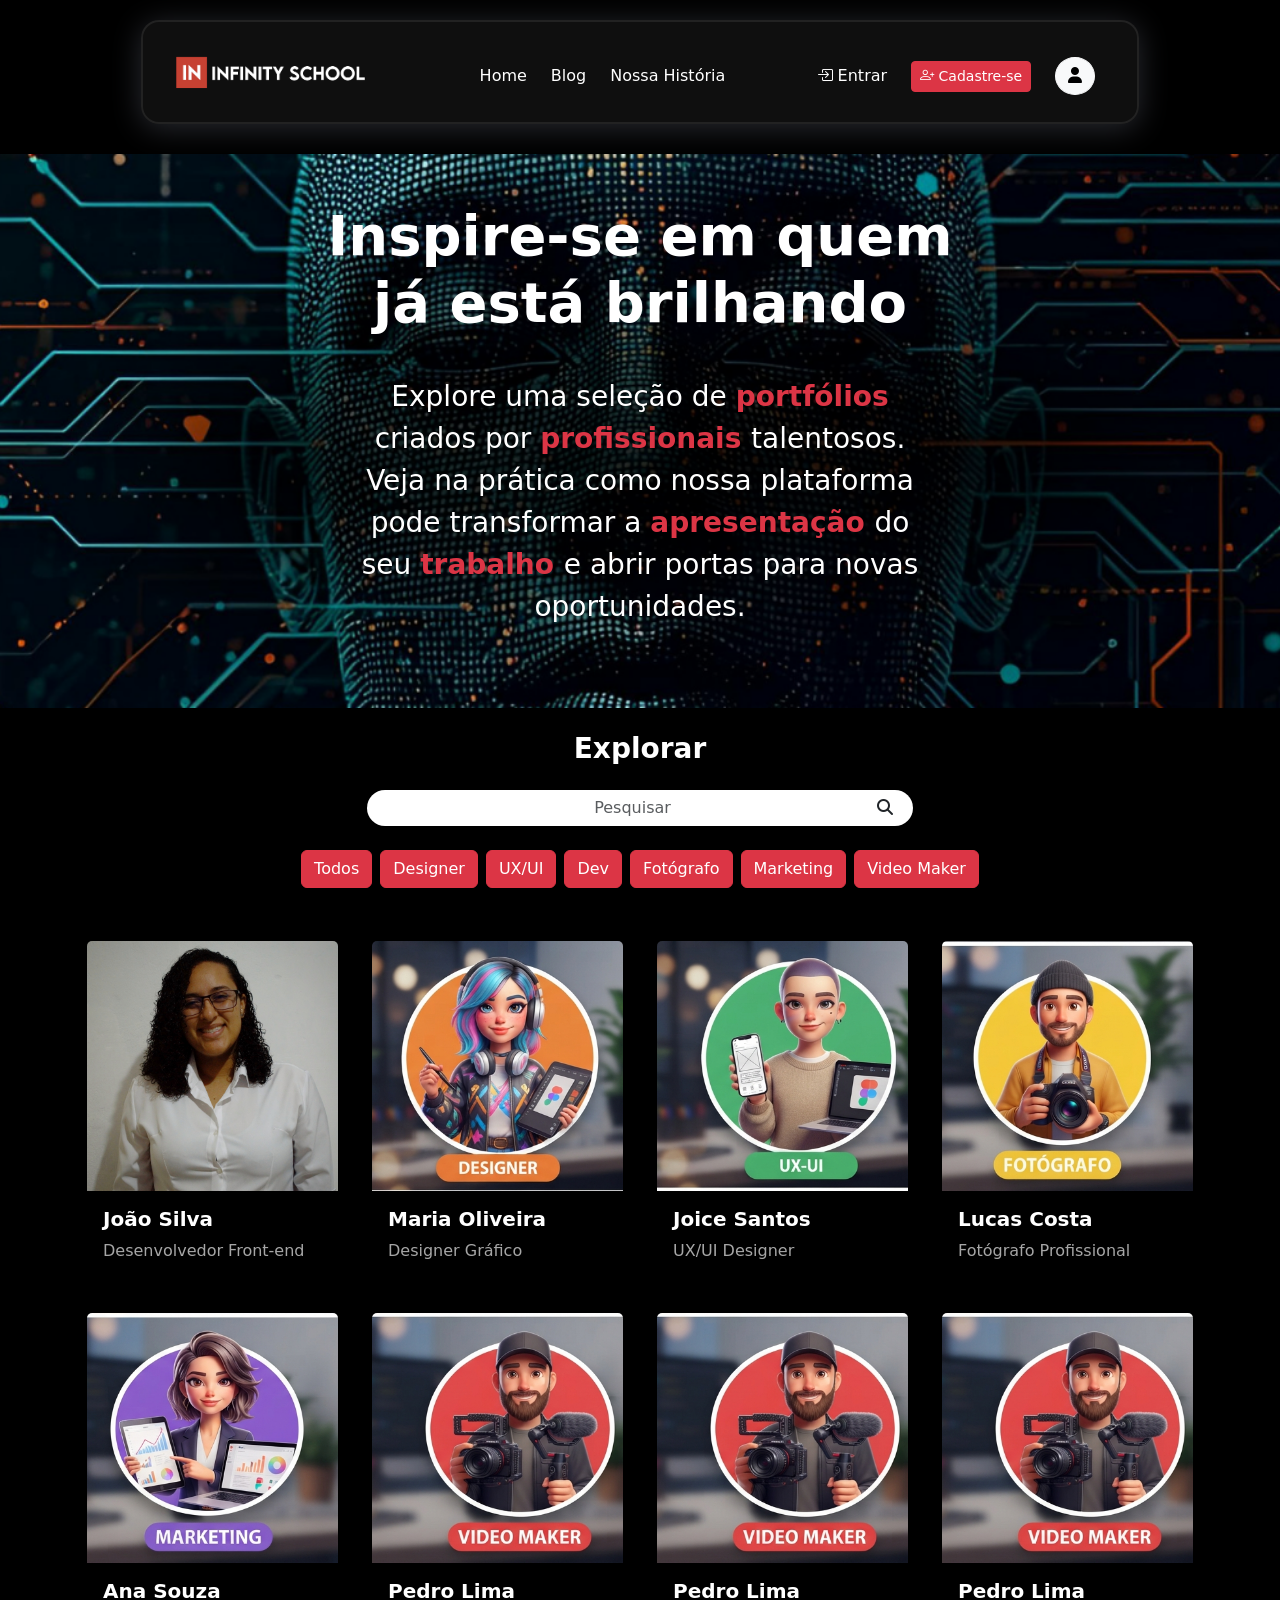
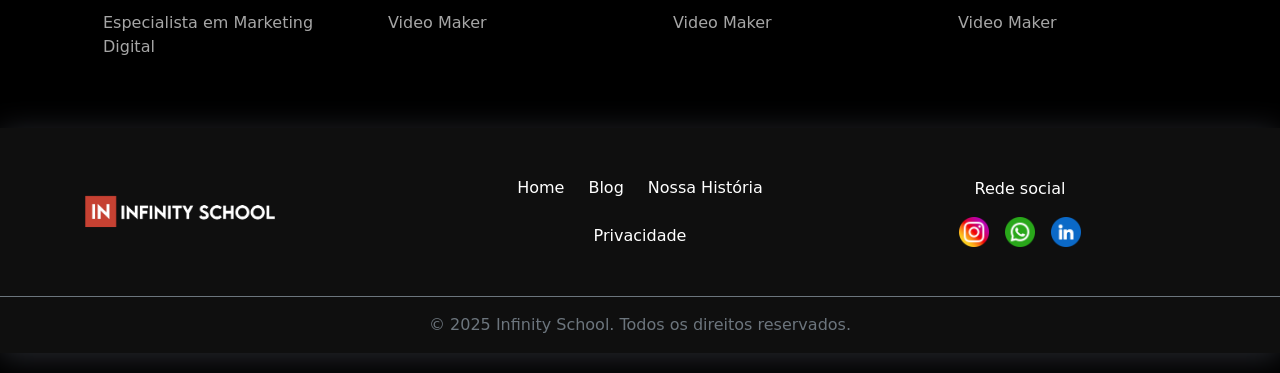
<file: index.html>
<!doctype html>
<html lang="pt-br">

<head>
    <meta charset="utf-8">
    <meta name="viewport" content="width=device-width, initial-scale=1">

    <!-- Bootstrap 5 CSS-->
    <link href="https://cdn.jsdelivr.net/npm/bootstrap@5.3.3/dist/css/bootstrap.min.css" rel="stylesheet">
    <link rel="stylesheet" href="/css/style_home.css">
    <!-- Bootstrap Icons -->
    <link href="https://cdn.jsdelivr.net/npm/bootstrap-icons@1.11.3/font/bootstrap-icons.css" rel="stylesheet">

    <!-- favicon-->
    <link rel="icon" type="image/svg+xml" href="./assets/infinity.png">
    <!-- Font Awesome -->
    <link rel="stylesheet" href="https://cdnjs.cloudflare.com/ajax/libs/font-awesome/6.5.1/css/all.min.css">
    <link href="https://fonts.googleapis.com/css2?family=Poppins:wght@400;500;600;700&display=swap" rel="stylesheet">

    <title>Home</title>
    <!--biblioteca javascript para modais botao hamburguer--> 
    <script src="https://cdn.jsdelivr.net/npm/bootstrap@5.3.3/dist/js/bootstrap.bundle.min.js"></script>

</head>

<body class="bg-black">
    <header>
        <nav class="navbar navbar-expand-lg col-md">
            <div class="container-fluid">

                <!-- Logo -->
                <a class="navbar-brand  mx-auto p-2" href="./index.html">
                    <img src="/assets/Logo padrão.png" alt="Logo Infinity School" height="55">
                </a>

                <!-- Botão hamburguer -->
                <button class="navbar-toggler" type="button" data-bs-toggle="collapse" data-bs-target="#menuNavbar"
                    aria-controls="menuNavbar" aria-expanded="false" aria-label="Abrir menu">
                    <span class="navbar-toggler-icon"></span>
                </button>

                <!-- Menu -->
                <div class="collapse navbar-collapse rounded-4 p-3 mt-2" id="menuNavbar">

                    <!-- Links centrais -->
                    <ul class="navbar-nav mx-auto gap-2 mb-2 mb-lg-0 text-center">

                        <li class="nav-item">
                            <a class="nav-link text-white active " href="./index.html">
                                Home
                            </a>
                        </li>

                        <li class="nav-item">
                            <a class="nav-link text-white" href="./paginas/blog.html">
                                Blog
                            </a>
                        </li>

                        <li class="nav-item">
                            <a class="nav-link text-white" href="/paginas/historia.html">
                                Nossa História
                            </a>
                        </li>

                    </ul>

                    <!-- Botões -->
                    <div class="d-flex align-items-center gap-2  mx-1 justify-content-center">

                        <!-- Login com Bootstrap Icons -->
                        <a href="./paginas/login.html" class="text-decoration-none text-white me-3" title="Entrar">

                            <i class="bi bi-box-arrow-in-right"></i>
                            Entrar

                        </a>

                        <a href="/paginas/cadastre.html" class="btn btn-danger btn-sm me-3" title="Cadastre-se">
                            <i class="bi bi-person-plus"></i> Cadastre-se
                        </a>

                        <a href="/paginas/perfil.html" class="btn btn-light rounded-circle" aria-label="Área do usuário" title="Perfil">
                            <i class="fa-solid fa-user "></i>
                        </a>

                    </div>

                </div>
            </div>
        </nav>
    </header>


    <main>
        <!-- Banner inspire se -->
        <div class="banner-inspire">
            <div class="containerbannercontainer py-5 ">

                <div class="row justify-content-center text-center"> <!-- Titulo -->

                    <div class="col-12 col-md-10 col-xl-6"> <!-- paragrafo -->

                        <h1 class="display-4 fw-bold mb-4 text-white"> <!-- espaçamento entre o titulo e o paragrafo -->
                            Inspire-se em quem já está brilhando
                        </h1>

                        <p class="paragrafo fs-3 p-3 lead text-white">
                            Explore uma seleção de
                            <span class="text-danger fw-semibold"> <!-- cor em destaque no paragrafo -->
                                portfólios
                            </span>
                            criados por
                            <span class="text-danger fw-semibold">
                                profissionais
                            </span>
                            talentosos.

                            Veja na prática como nossa plataforma
                            pode transformar a
                            <span class="text-danger fw-semibold">
                                apresentação
                            </span>
                            do seu
                            <span class="text-danger fw-semibold">
                                trabalho
                            </span>
                            e abrir portas para novas oportunidades.
                        </p>

                    </div>

                </div>

            </div>
        </div>
        <!-- EXPLORAR E PESQUISA -->
        <div class="container py-4">

            <!-- Título -->
            <div class="text-center mb-4 text-white">
                <h3 class="fw-bold">
                    Explorar
                </h3>
            </div>

            <!-- Campo de busca -->
            <div class="row justify-content-center">

                <div class="col-12 col-md-8 col-lg-6">

                    <form class="input-group">

                        <input type="search" class="form-control rounded-pill border-0 text-center"
                            placeholder="Pesquisar" aria-label="Pesquisar">

                        <button type="submit"
                            class="btn position-absolute top-50 end-0 translate-middle-y me-2 border-0 bg-transparent text-dark">
                            <i class="fa-solid fa-magnifying-glass"></i>
                        </button>

                    </form>

                </div>

            </div>

        </div>


        <!-- Categorias -->
        <div class="d-flex flex-wrap justify-content-center gap-2">

            <button id="todos-cat" class="btn btn-danger">
                Todos
            </button>

            <button id="designer-cat" class="btn btn-danger">
                Designer
            </button>

            <button id="ux-ui-cat" class="btn btn-danger">
                UX/UI
            </button>

            <button id="dev-cat" class="btn btn-danger">
                Dev
            </button>

            <button id="fotografo-cat" class="btn btn-danger">
                Fotógrafo
            </button>

            <button id="marketing-cat" class="btn btn-danger">
                Marketing
            </button>

            <button id="video-maker-cat" class="btn btn-danger">
                Video Maker
            </button>

        </div>

        </div>


        <!-- CARDS DOS PROFISSIONAIS -->
        <section class="container py-5">

            <div class="row g-4">

                <!-- Card 1 - Dev -->
                <div class="card-neon-pulsing  col-sm-6 col-lg-4 col-xl-3">
                    <div class="card-wrapper">

                        <article class="card  p-1" data-categoria="dev">

                            <img src="./assets/foto perfil.jpg " class="card-img-top" alt="João Silva">

                            <div class="card-body text-white ">

                                <h3 class="card-title fs-5 fw-semibold ">
                                    João Silva
                                </h3>

                                <p class="card-text text-muted">
                                    Desenvolvedor Front-end
                                </p>

                            </div>

                        </article>

                    </div>
                </div>


                <!-- Card 2 - Designer -->
                <div class="card-neon-pulsing col-sm-6 col-lg-4 col-xl-3">

                    <article class="card p-1" data-categoria="designer">

                        <img src="../assets/designer.png" class="card-img-top" alt="Maria Oliveira">

                        <div class="card-body">

                            <h3 class="card-title fs-5 fw-semibold">
                                Maria Oliveira
                            </h3>

                            <p class="card-text text-muted">
                                Designer Gráfico
                            </p>

                        </div>

                    </article>

                </div>


                <!-- Card 3 - UX/UI -->
                <div class="card-neon-pulsing col-sm-6 col-lg-4 col-xl-3">

                    <article class="card p-1" data-categoria="ux-ui">

                        <img src="../assets/ux_ui.png" class="card-img-top" alt="Joice Santos">

                        <div class="card-body">

                            <h3 class="card-title fs-5 fw-semibold">
                                Joice Santos
                            </h3>

                            <p class="card-text text-muted">
                                UX/UI Designer
                            </p>

                        </div>

                    </article>

                </div>


                <!-- Card 4 - Fotógrafo -->
                <div class="card-neon-pulsing col-sm-6 col-lg-4 col-xl-3">

                    <article class="card p-1" data-categoria="fotografo">

                        <img src="../assets/fotografo.png" class="card-img-top" alt="Lucas Costa">

                        <div class="card-body">

                            <h3 class="card-title fs-5 fw-semibold">
                                Lucas Costa
                            </h3>

                            <p class="card-text text-muted">
                                Fotógrafo Profissional
                            </p>

                        </div>

                    </article>

                </div>


                <!-- Card 5 - Marketing -->
                <div class="card-neon-pulsing col-sm-6 col-lg-4 col-xl-3">

                    <article class="card p-1" data-categoria="marketing">

                        <img src="../assets/marketing.png" class="card-img-top" alt="Ana Souza">

                        <div class="card-body">

                            <h3 class="card-title fs-5 fw-semibold">
                                Ana Souza
                            </h3>

                            <p class="card-text text-muted">
                                Especialista em Marketing Digital
                            </p>

                        </div>

                    </article>

                </div>


                <!-- Card 6 - Video Maker -->
                <div class="card-neon-pulsing col-sm-6 col-lg-4 col-xl-3">

                    <article class="card p-1" data-categoria="video-maker">

                        <img src="../assets/video_maker.png" class="card-img-top" alt="Pedro Lima">

                        <div class="card-body">

                            <h3 class="card-title fs-5 fw-semibold">
                                Pedro Lima
                            </h3>

                            <p class="card-text text-muted">
                                Video Maker
                            </p>

                        </div>

                    </article>

                </div>


                <!-- Card 7 - Video Maker -->
                <div class="card-neon-pulsing col-sm-6 col-lg-4 col-xl-3">

                    <article class="card p-1" data-categoria="video-maker">

                        <img src="../assets/video_maker.png" class="card-img-top" alt="Pedro Lima">

                        <div class="card-body">

                            <h3 class="card-title fs-5 fw-semibold">
                                Pedro Lima
                            </h3>

                            <p class="card-text text-muted">
                                Video Maker
                            </p>

                        </div>

                    </article>

                </div>


                <!-- Card 8 - Video Maker -->
                <div class="card-neon-pulsing col-sm-6 col-lg-4 col-xl-3">

                    <article class="card p-1" data-categoria="video-maker">

                        <img src="../assets/video_maker.png" class="card-img-top" alt="Pedro Lima">

                        <div class="card-body">

                            <h3 class="card-title fs-5 fw-semibold">
                                Pedro Lima
                            </h3>

                            <p class="card-text text-muted">
                                Video Maker
                            </p>

                        </div>

                    </article>

                </div>

            </div>

        </section>


    </main>

    <!-- MODAL - POLÍTICA DE PRIVACIDADE -->
    <div class="modal fade " id="modalPoliticas" tabindex="-1" aria-labelledby="modalPoliticasLabel" aria-hidden="true">

        <div class="modal-dialog modal-dialog-scrollable modal-lg">

            <div class="modal-content bd-dark">

                <!-- Cabeçalho -->
                <div class="modal-header">

                    <h2 class="modal-title fs-4" id="modalPoliticasLabel">
                        Política de Privacidade
                    </h2>

                    <button type="button" class="btn-close" data-bs-dismiss="modal" aria-label="Fechar">
                    </button>

                </div>


                <!-- Conteúdo -->
                <div class="modal-body">

                    <h2 class="fs-5">
                        Política de Privacidade
                    </h2>

                    <p>
                        Todas as suas informações pessoais recolhidas serão
                        usadas para ajudar a tornar a sua visita no nosso site
                        mais produtiva e o mais agradável possível. A garantia
                        da confidencialidade dos dados pessoais dos utilizadores
                        do nosso site é muito importante para a Infinity School.
                    </p>


                    <h2 class="fs-5 mt-4">
                        Os anúncios
                    </h2>

                    <p>
                        Tal como outros websites, coletamos e utilizamos
                        informação contida nos anúncios. A informação contida
                        nos anúncios pode incluir informações sobre o navegador,
                        tempo de visita e páginas acessadas dentro do nosso site.
                    </p>


                    <h2 class="fs-5 mt-4">
                        Política de cookies Infinity School
                    </h2>

                    <h3 class="fs-6 mt-3">
                        O que são cookies?
                    </h3>

                    <p>
                        Como é prática comum em quase todos os sites profissionais,
                        este site usa cookies, que são pequenos arquivos baixados
                        no seu computador para melhorar sua experiência.
                    </p>


                    <h3 class="fs-6 mt-4">
                        Como usamos os cookies?
                    </h3>

                    <p>
                        Utilizamos cookies por vários motivos. Eles podem ser
                        utilizados para melhorar a funcionalidade do site,
                        lembrar preferências e proporcionar uma experiência
                        mais adequada aos usuários.
                    </p>


                    <h3 class="fs-6 mt-4">
                        Como desativar cookies?
                    </h3>

                    <p>
                        Você pode impedir a configuração de cookies ajustando
                        as configurações do seu navegador. Esteja ciente de
                        que a desativação de cookies pode afetar algumas
                        funcionalidades deste site.
                    </p>


                    <h3 class="fs-6 mt-4">
                        Cookies que definimos
                    </h3>

                    <p>
                        Podemos utilizar cookies relacionados a formulários,
                        pesquisas, preferências do site e outros recursos
                        necessários para proporcionar uma melhor experiência
                        durante a navegação.
                    </p>

                </div>


                <!-- Rodapé do modal -->
                <div class="modal-footer">

                    <button type="button" class="btn btn-secondary" data-bs-dismiss="modal">
                        Fechar
                    </button>

                </div>

            </div>

        </div>

    </div>


    <!-- FOOTER -->
    <footer class="footer text-white">

        <div class="container py-5 ">

            <div class="row align-items-center g-4">

                <!-- LOGO -->
                <div class="col-12 col-md-4 text-center text-md-start">

                    <img src="/assets/Logo padrão.png" alt="Logo Infinity School" height="55">

                </div>


                <!-- LINKS -->
                <div class="col-12 col-md-4">

                    <div class="footerlinks d-flex justify-content-center gap-4 flex-wrap">

                        <a href="../home/home.html" class="text-white text-decoration-none">
                            Home
                        </a>

                        <a href="./paginas/blog.html" class="text-white text-decoration-none">
                            Blog
                        </a>

                        <a href="/paginas/historia.html" class="text-white text-decoration-none">
                            Nossa História
                        </a>

                        <a class="text-white text-decoration-none" data-bs-toggle="modal"
                            data-bs-target="#modalPoliticas">
                            Privacidade
                        </a>

                    </div>

                </div>


                <!-- REDES SOCIAIS -->
                <div class="footersocial col-12 col-md-4 text-center">

                    <p class="mb-3">
                        Rede social
                    </p>

                    <div class="d-flex justify-content-center gap-3">

                        <a href="#" aria-label="Instagram">

                            <img src="/assets/icons/instagram.png" alt="Instagram" width="30" height="30">

                        </a>

                        <a href="#" aria-label="WhatsApp">

                            <img src="/assets/icons/whatsapp.png" alt="WhatsApp" width="30" height="30">

                        </a>

                        <a href="#" aria-label="LinkedIn">

                            <img src="/assets/icons/linkedin.png" alt="LinkedIn" width="30" height="30">

                        </a>

                    </div>

                </div>

            </div>

        </div>


        <!-- PARTE INFERIOR -->
        <div class="border-top border-secondary">

            <div class="container py-3">

                <p class="text-center mb-0 text-secondary">
                    © 2025 Infinity School. Todos os direitos reservados.
                </p>

            </div>

        </div>

    </footer>

</body>

</html>
</file>
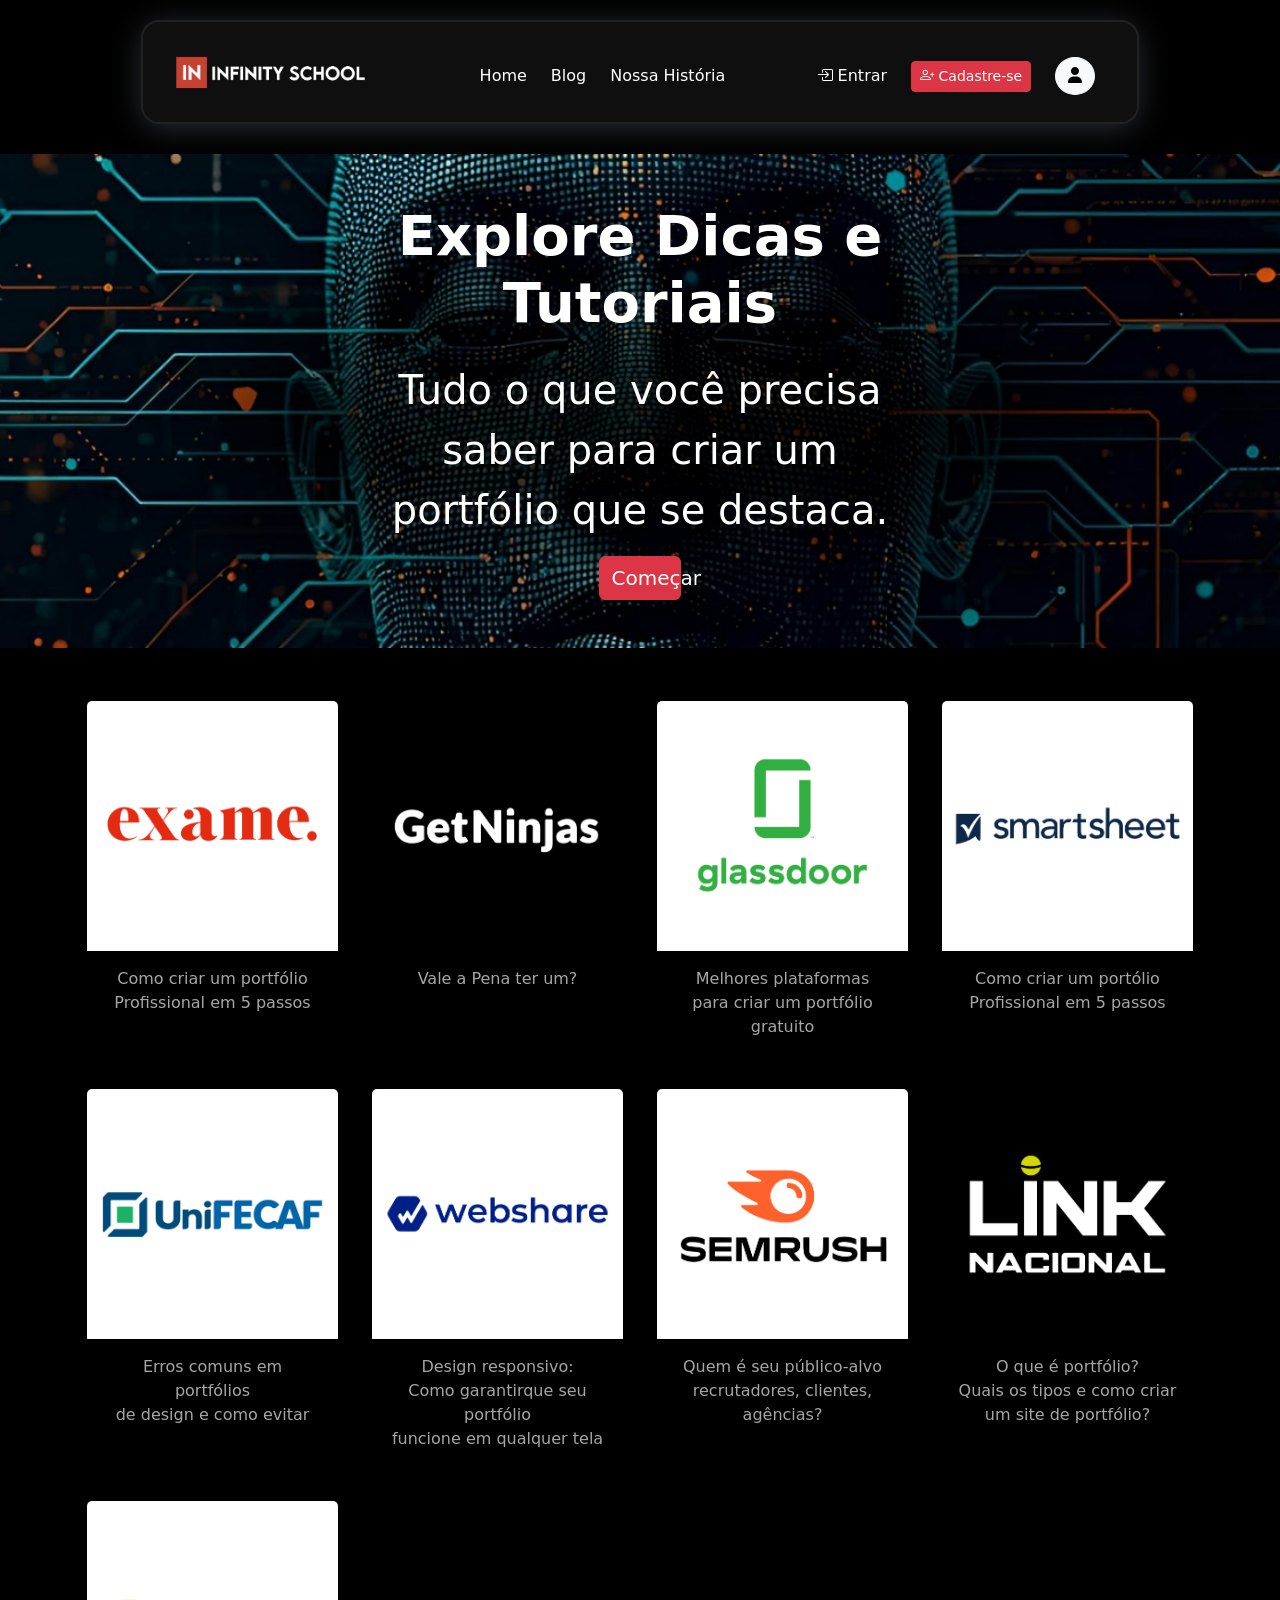
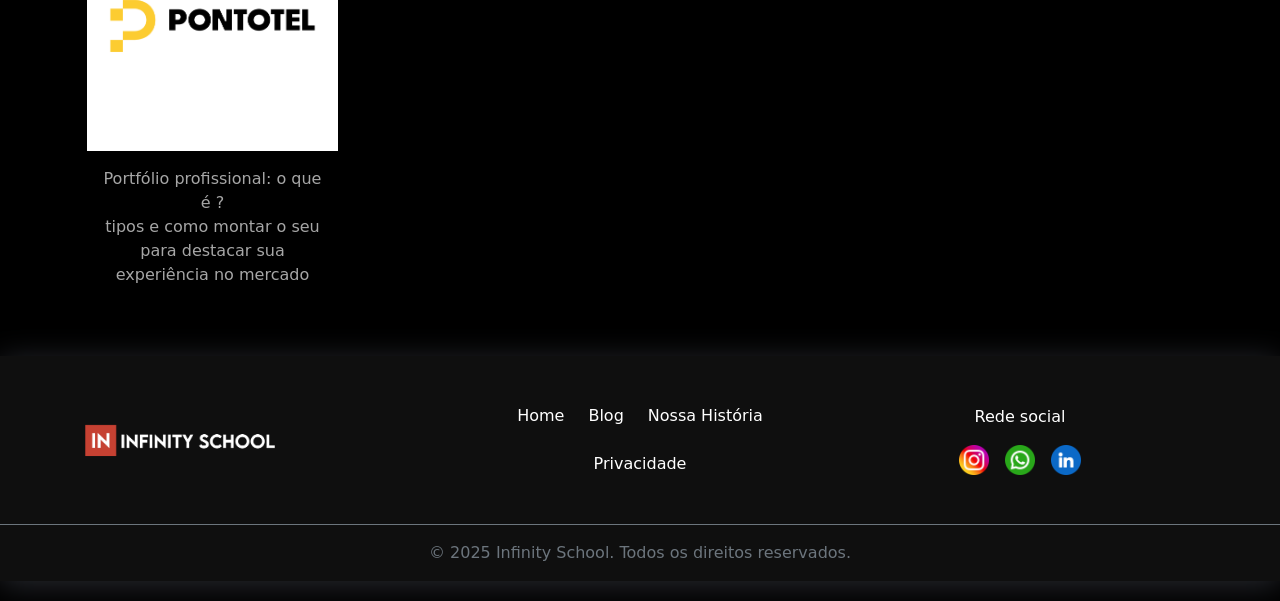
<file: paginas/blog.html>
<!doctype html>
<html lang="pt-br">

<head>
    <meta charset="utf-8">
    <meta name="viewport" content="width=device-width, initial-scale=1">
    <link href="https://cdn.jsdelivr.net/npm/bootstrap@5.3.3/dist/css/bootstrap.min.css" rel="stylesheet">
    <link rel="stylesheet" href="/css/style_blog.css">
    <link href="https://cdn.jsdelivr.net/npm/bootstrap-icons@1.11.3/font/bootstrap-icons.css" rel="stylesheet">
    <link rel="icon" type="image/svg+xml" href="/assets/infinity.png">
    <link rel="stylesheet" href="https://cdnjs.cloudflare.com/ajax/libs/font-awesome/6.5.1/css/all.min.css">
    <link href="https://fonts.googleapis.com/css2?family=Poppins:wght@400;500;600;700&display=swap" rel="stylesheet">

    <title>Blog</title>
    <script src="https://cdn.jsdelivr.net/npm/bootstrap@5.3.3/dist/js/bootstrap.bundle.min.js"></script>

</head>

<body class="bg-black">
    <header>
        <nav class="navbar navbar-expand-lg">
            <div class="container-fluid">

                <!-- Logo -->
                <a class="navbar-brand  mx-auto p-2" href="./index.html">
                    <img src="/assets/Logo padrão.png" alt="Logo Infinity School" height="55">
                </a>

                <!-- Botão hamburguer -->
                <button class="navbar-toggler" type="button" data-bs-toggle="collapse" data-bs-target="#menuNavbar"
                    aria-controls="menuNavbar" aria-expanded="false" aria-label="Abrir menu">
                    <span class="navbar-toggler-icon"></span>
                </button>

                <!-- Menu -->
                <div class="collapse navbar-collapse rounded-4 p-3 mt-2" id="menuNavbar">

                    <!-- Links centrais -->
                    <ul class="navbar-nav mx-auto gap-2 mb-2 mb-lg-0 text-center">

                        <li class="nav-item">
                            <a class="nav-link text-white active " href="../index.html">
                                Home
                            </a>
                        </li>

                        <li class="nav-item">
                            <a class="nav-link text-white" href="/paginas/blog.html">
                                Blog
                            </a>
                        </li>

                        <li class="nav-item">
                            <a class="nav-link text-white" href="/paginas/historia.html">
                                Nossa História
                            </a>
                        </li>

                    </ul>

                    <!-- Botões -->
                    <div class="d-flex align-items-center gap-2  mx-1 justify-content-center">

                        <!-- Login com Bootstrap Icons -->
                        <a href="./paginas/contato.html" class="text-decoration-none text-white me-3" title="Entrar">

                            <i class="bi bi-box-arrow-in-right"></i>
                            Entrar

                        </a>

                        <a href="#" class="btn btn-danger btn-sm me-3" title="Cadastre-se">
                            <i class="bi bi-person-plus"></i> Cadastre-se
                        </a>

                        <a href="#" class="btn btn-light rounded-circle" aria-label="Área do usuário">
                            <i class="fa-solid fa-user "></i>
                        </a>

                    </div>

                </div>
            </div>
        </nav>
    </header>


    <main>
        <!-- explorar dicas -->
        <div class="banner-explorar">
            <div class="containerbanner container py-5 ">

                <div class="row justify-content-center text-center"> <!-- Titulo -->

                    <div class="col-12 col-md-10 col-xl-6"> <!-- paragrafo -->

                        <h1 class="display-4 fw-bold mb-4 text-white"> <!-- espaçamento entre o titulo e o paragrafo -->
                            Explore Dicas e Tutoriais
                        </h1>

                        <p class="paragrafo lead text-white ">
                            Tudo o que você precisa saber para criar um portfólio que se destaca.
                        </p>

                        <button class="btncomecar btn btn-danger ">Começar</button>

                    </div>

                </div>

            </div>
        </div>


        <!-- CARDS DICAS -->
        <section class="container py-5">

            <div class=" row g-4 ">

                <!-- Card 1 - exame -->
                <div class="card-neon-pulsing  col-sm-6 col-lg-4 col-xl-3">
                    <div class="card-wrapper">

                        <article class="card p-1" data-categoria="exame">

                            <img src="/assets/exame.png" class="card-img-top" alt="exame"></a>

                            <div class="card-body text-white">
                                <p class="card-text text-muted text-center">
                                    Como criar um portfólio <br>
                                    Profissional em 5 passos
                                    <a href="https://exame.com/carreira/guia-de-carreira/5-dicas-para-criar-um-portfolio-profissional-atraente/"
                                        class="text-decoration-none text-muted stretched-link" target="_blank"
                                        rel="noopener noreferrer">
                                    </a>
                                </p>
                            </div>
                        </article>

                    </div>
                </div>

                <!-- Card 2 - get ninjas -->
                <div class="card-neon-pulsing  col-sm-6 col-lg-4 col-xl-3">
                    <div class="card-wrapper">

                        <article class="card  p-1 " data-categoria="ninjas">

                            <img src="/assets/getninjas.png" class="card-img-top" alt="get ninjas">

                            <div class="card-body text-white ">

                                <p class="card-text text-muted text-center">
                                    Vale a Pena ter um?

                                    <a href="https://blog.getninjas.com.br/portfolio-porque-e-quando-e-importante-ter-um/"
                                        class="text-decoration-none text-muted stretched-link" target="_blank"
                                        rel="noopener noreferrer">
                                    </a>
                                </p>
                            </div>

                        </article>

                    </div>
                </div>

                <!-- Card 3 - glassdoor -->
                <div class="card-neon-pulsing  col-sm-6 col-lg-4 col-xl-3">
                    <div class="card-wrapper">

                        <article class="card  p-1 " data-categoria="glassdoor">

                            <img src="/assets/glassdoor.png" class="card-img-top" alt="glassdoor">

                            <div class="card-body text-white ">

                                <p class="card-text text-muted text-center">
                                    Melhores plataformas <br>
                                    para criar um portfólio gratuito

                                    <a href="https://www.glassdoor.com.br/blog/5-sites-gratuitos-para-criar-portfolio-online/?utm_source=chatgpt.com"
                                        class="text-decoration-none text-muted stretched-link" target="_blank"
                                        rel="noopener noreferrer">
                                    </a>
                                </p>

                            </div>

                        </article>

                    </div>
                </div>

                <!-- Card 4 - smartsheet -->
                <div class="card-neon-pulsing  col-sm-6 col-lg-4 col-xl-3">
                    <div class="card-wrapper">

                        <article class="card  p-1 " data-categoria="smartsheet">

                            <img src="/assets/smartsheet.png" class="card-img-top" alt="smartsheet">

                            <div class="card-body text-white ">

                                <p class="card-text text-muted text-center">
                                    Como criar um portólio <br>
                                    Profissional em 5 passos

                                    <a href="https://pt.smartsheet.com/content/project-description"
                                        class="text-decoration-none text-muted stretched-link" target="_blank"
                                        rel="noopener noreferrer">
                                    </a>
                                </p>

                            </div>

                        </article>

                    </div>
                </div>

                <!-- Card 5 - unifecaf -->
                <div class="card-neon-pulsing  col-sm-6 col-lg-4 col-xl-3">
                    <div class="card-wrapper">

                        <article class="card  p-1 " data-categoria="unifecaf">

                            <img src="/assets/erroscomuns_unife.png" class="card-img-top" alt="unifecaf">

                            <div class="card-body text-white ">

                                <p class="card-text text-muted text-center">
                                    Erros comuns em portfólios<br>
                                    de design e como evitar

                                    <a href="https://www.unifecaf.com.br/post/10-erros-no-portfolio-que-podem-te-prejudicar?utm_source=chatgpt.com"
                                        class="text-decoration-none text-muted stretched-link" target="_blank"
                                        rel="noopener noreferrer">
                                    </a>
                                </p>

                            </div>

                        </article>

                    </div>
                </div>

                <!-- Card 6 - webshare -->
                <div class="card-neon-pulsing  col-sm-6 col-lg-4 col-xl-3">
                    <div class="card-wrapper">

                        <article class="card  p-1 " data-categoria="webshare">

                            <img src="/assets/webshare.png" class="card-img-top" alt="webshare">

                            <div class="card-body text-white ">

                                <p class="card-text text-muted text-center">
                                    Design responsivo: <br>
                                    Como garantirque seu portfólio <br>
                                    funcione em qualquer tela

                                    <a href="https://www.webshare.com.br/blog/design-responsivo/?utm_source=chatgpt.com"
                                        class="text-decoration-none text-muted stretched-link" target="_blank"
                                        rel="noopener noreferrer">
                                    </a>
                                </p>

                            </div>

                        </article>

                    </div>
                </div>

                <!-- Card 7 - semrush -->
                <div class="card-neon-pulsing  col-sm-6 col-lg-4 col-xl-3">
                    <div class="card-wrapper">

                        <article class="card  p-1 " data-categoria="semrush">

                            <img src="/assets/semrush.png" class="card-img-top" alt="semrush">

                            <div class="card-body text-white ">

                                <p class="card-text text-muted text-center">
                                    Quem é seu público-alvo<br>
                                    recrutadores, clientes, agências?

                                    <a href="https://pt.semrush.com/blog/publico-alvo/"
                                        class="text-decoration-none text-muted stretched-link" target="_blank"
                                        rel="noopener noreferrer">
                                    </a>
                                </p>

                            </div>

                        </article>

                    </div>
                </div>

                <!-- Card 8 - link nacional -->
                <div class="card-neon-pulsing  col-sm-6 col-lg-4 col-xl-3">
                    <div class="card-wrapper">

                        <article class="card  p-1 " data-categoria="nacional">

                            <img src="/assets/link_nacional.png" class="card-img-top" alt="link nacional">

                            <div class="card-body text-white ">

                                <p class="card-text text-muted text-center">
                                    O que é portfólio? <br>
                                    Quais os tipos e como criar um site de portfólio?

                                     <a href="https://www.linknacional.com.br/blog/o-que-e-portfolio/?srsltid=AfmBOooq18EeMmyJKbBiOfmT5_XKV6Gr0gqGoBCmXQHHfaGGM1t1h30k"
                                        class="text-decoration-none text-muted stretched-link" target="_blank"
                                        rel="noopener noreferrer">
                                    </a>

                                </p>

                            </div>

                        </article>

                    </div>
                </div>

                <!-- Card 9 - pontotel -->
                <div class="card-neon-pulsing  col-sm-6 col-lg-4 col-xl-3">
                    <div class="card-wrapper">

                        <article class="card  p-1 " data-categoria="pontotel">

                            <img src="/assets/ponto_tel_ultima.png" class="card-img-top" alt="pontotel">

                            <div class="card-body text-white ">

                                <p class="card-text text-muted text-center">
                                    Portfólio profissional: o que é ? <br>
                                    tipos e como montar o seu para destacar sua experiência no mercado

                                    <a href="https://www.pontotel.com.br/portfolio-profissional/?pid=pa_b3d7b12b379e4bf58e261f35d00d229c"
                                        class="text-decoration-none text-muted stretched-link" target="_blank"
                                        rel="noopener noreferrer">
                                    </a>
                                </p>

                            </div>

                        </article>

                    </div>
                </div>

        </section>


    </main>

    <!-- MODAL - POLÍTICA DE PRIVACIDADE -->
    <div class="modal fade " id="modalPoliticas" tabindex="-1" aria-labelledby="modalPoliticasLabel" aria-hidden="true">

        <div class="modal-dialog modal-dialog-scrollable modal-lg">

            <div class="modal-content bd-dark">

                <!-- Cabeçalho -->
                <div class="modal-header">

                    <h2 class="modal-title fs-4" id="modalPoliticasLabel">
                        Política de Privacidade
                    </h2>

                    <button type="button" class="btn-close" data-bs-dismiss="modal" aria-label="Fechar">
                    </button>

                </div>


                <!-- Conteúdo -->
                <div class="modal-body">

                    <h2 class="fs-5">
                        Política de Privacidade
                    </h2>

                    <p>
                        Todas as suas informações pessoais recolhidas serão
                        usadas para ajudar a tornar a sua visita no nosso site
                        mais produtiva e o mais agradável possível. A garantia
                        da confidencialidade dos dados pessoais dos utilizadores
                        do nosso site é muito importante para a Infinity School.
                    </p>


                    <h2 class="fs-5 mt-4">
                        Os anúncios
                    </h2>

                    <p>
                        Tal como outros websites, coletamos e utilizamos
                        informação contida nos anúncios. A informação contida
                        nos anúncios pode incluir informações sobre o navegador,
                        tempo de visita e páginas acessadas dentro do nosso site.
                    </p>


                    <h2 class="fs-5 mt-4">
                        Política de cookies Infinity School
                    </h2>

                    <h3 class="fs-6 mt-3">
                        O que são cookies?
                    </h3>

                    <p>
                        Como é prática comum em quase todos os sites profissionais,
                        este site usa cookies, que são pequenos arquivos baixados
                        no seu computador para melhorar sua experiência.
                    </p>


                    <h3 class="fs-6 mt-4">
                        Como usamos os cookies?
                    </h3>

                    <p>
                        Utilizamos cookies por vários motivos. Eles podem ser
                        utilizados para melhorar a funcionalidade do site,
                        lembrar preferências e proporcionar uma experiência
                        mais adequada aos usuários.
                    </p>


                    <h3 class="fs-6 mt-4">
                        Como desativar cookies?
                    </h3>

                    <p>
                        Você pode impedir a configuração de cookies ajustando
                        as configurações do seu navegador. Esteja ciente de
                        que a desativação de cookies pode afetar algumas
                        funcionalidades deste site.
                    </p>


                    <h3 class="fs-6 mt-4">
                        Cookies que definimos
                    </h3>

                    <p>
                        Podemos utilizar cookies relacionados a formulários,
                        pesquisas, preferências do site e outros recursos
                        necessários para proporcionar uma melhor experiência
                        durante a navegação.
                    </p>

                </div>


                <!-- Rodapé do modal -->
                <div class="modal-footer">

                    <button type="button" class="btn btn-secondary" data-bs-dismiss="modal">
                        Fechar
                    </button>

                </div>

            </div>

        </div>

    </div>


    <!-- FOOTER -->
    <footer class="footer text-white">

        <div class="container py-5 ">

            <div class="row align-items-center g-4">

                <!-- LOGO -->
                <div class="col-12 col-md-4 text-center text-md-start">

                    <img src="/assets/Logo padrão.png" alt="Logo Infinity School" height="55">

                </div>


                <!-- LINKS -->
                <div class="col-12 col-md-4">

                    <div class="footerlinks d-flex justify-content-center gap-4 flex-wrap">

                        <a href="../index.html" class="text-white text-decoration-none">
                            Home
                        </a>

                        <a href="/paginas/blog.html" class="text-white text-decoration-none">
                            Blog
                        </a>

                        <a href="/paginas/historia.html" class="text-white text-decoration-none">
                            Nossa História
                        </a>

                        <a href="#" class="text-white text-decoration-none" data-bs-toggle="modal"
                            data-bs-target="#modalPoliticas">
                            Privacidade
                        </a>

                    </div>

                </div>


                <!-- REDES SOCIAIS -->
                <div class="footersocial col-12 col-md-4 text-center">

                    <p class="mb-3">
                        Rede social
                    </p>

                    <div class="d-flex justify-content-center gap-3">

                        <a href="#" aria-label="Instagram">

                            <img src="/assets/icons/instagram.png" alt="Instagram" width="30" height="30">

                        </a>

                        <a href="#" aria-label="WhatsApp">

                            <img src="/assets/icons/whatsapp.png" alt="WhatsApp" width="30" height="30">

                        </a>

                        <a href="#" aria-label="LinkedIn">

                            <img src="/assets/icons/linkedin.png" alt="LinkedIn" width="30" height="30">

                        </a>

                    </div>

                </div>

            </div>

        </div>


        <!-- PARTE INFERIOR -->
        <div class="border-top border-secondary">

            <div class="container py-3">

                <p class="text-center mb-0 text-secondary">
                    © 2025 Infinity School. Todos os direitos reservados.
                </p>

            </div>

        </div>

    </footer>

</body>

</html>
</file>
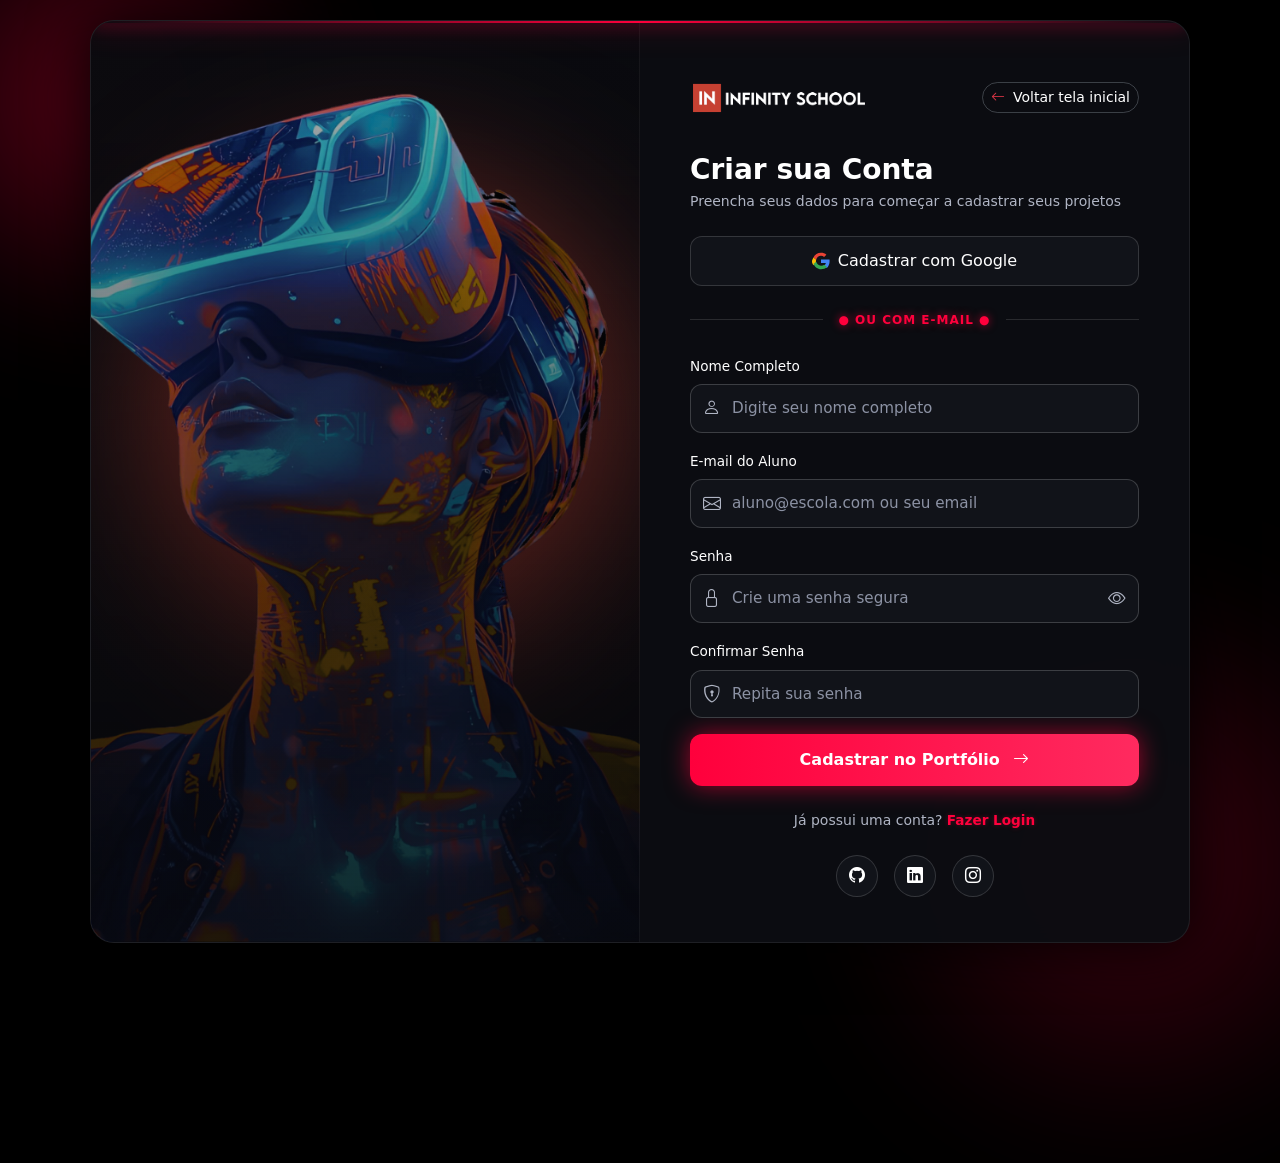
<file: paginas/cadastre.html>
<!DOCTYPE html>
<html lang="pt-BR">

<head>
    <meta charset="utf-8">
    <meta name="viewport" content="width=device-width, initial-scale=1">
    <!-- Bootstrap CSS -->
    <link href="https://cdn.jsdelivr.net/npm/bootstrap@5.3.3/dist/css/bootstrap.min.css" rel="stylesheet">
    <link rel="stylesheet" href="/css/style_cadastre.css">
    <!-- Bootstrap Icons -->
    <link href="https://cdn.jsdelivr.net/npm/bootstrap-icons@1.10.5/font/bootstrap-icons.css" rel="stylesheet">
    <!-- Favicon -->
    <link rel="icon" type="image/svg+xml" href="/assets/infinity.png">
    <!-- Font Awesome -->
    <link rel="stylesheet" href="https://cdnjs.cloudflare.com/ajax/libs/font-awesome/6.5.1/css/all.min.css">
    <!-- Google Fonts -->
    <link href="https://fonts.googleapis.com/css2?family=Poppins:wght@400;500;600;700&display=swap" rel="stylesheet">

    <title>Cadastrar-se</title>

</head>
<body class="bg-black">

  <!-- ELEMENTOS DE LUZ NEON AO FUNDO -->
  <div class="glow-bg-top-left"></div>
  <div class="glow-bg-bottom-right"></div>

  <!-- CONTAINER PRINCIPAL -->
  <div class="container-fluid p-0 login-container">
    <div class="row g-0">
      
      <!-- COLUNA DA ESQUERDA (Banner Sem o bloco de badges) -->
      <div class="col-lg-6 hero-side d-lg-flex">
        
      </div>

      <!-- COLUNA DA DIREITA (Formulário de Cadastro) -->
      <div class="col-lg-6 form-side">
        
        <!-- Header com Logo da Infinity School -->
        <div class="d-flex justify-content-between align-items-center mb-4">
          <div class="d-flex align-items-center gap-2">
            <!-- LOGO INFINITY SCHOOL -->
            <div class="brand-logo-container">
              <img src="/assets/Logo padrão.png" alt="Infinity School Logo" class="brand-logo-img">
            </div>
            
          </div>
          <!-- Link Voltar tela inicial -->
                <a href="/index.html"class="btn btn-outline-secondary btn-sm rounded-pill text-white border-secondary border-opacity-50 mb-3 mt-3">
                    <i class="bi bi-arrow-left text-danger me-1"></i> Voltar tela inicial
                </a>
        </div>

        <!-- Título principal -->
        <h3 class="fw-bold mb-1">Criar sua Conta</h3>
        <p class="text-custom-muted small mb-4">Preencha seus dados para começar a cadastrar seus projetos</p>

        <!-- Formulário de Cadastro -->
        <form id="registerForm">
          
          <!-- Botão SSO Google -->
          <button type="button" class="btn btn-google w-100 d-flex align-items-center justify-content-center gap-2 mb-3">
            <svg width="18" height="18" viewBox="0 0 24 24">
              <path fill="#EA4335" d="M12 5c1.6 0 3 .6 4.1 1.6l3.1-3.1C17.3 1.7 14.8 1 12 1 7.5 1 3.7 3.6 1.9 7.3l3.7 2.9C6.5 7.2 9 5 12 5z"/>
              <path fill="#4285F4" d="M23.5 12.3c0-.8-.1-1.7-.2-2.3H12v4.6h6.5c-.3 1.5-1.1 2.8-2.4 3.7l3.7 2.9c2.2-2 3.7-5 3.7-8.9z"/>
              <path fill="#FBBC05" d="M5.6 14.8c-.2-.7-.4-1.5-.4-2.3s.2-1.6.4-2.3L1.9 7.3C.7 9.7 0 10.8 0 12.5s.7 2.8 1.9 5.2l3.7-2.9z"/>
              <path fill="#34A853" d="M12 23c3.2 0 6-1.1 8-3l-3.7-2.9c-1.1.7-2.5 1.2-4.3 1.2-3 0-5.5-2.2-6.4-5.2L1.9 16C3.7 19.7 7.5 23 12 23z"/>
            </svg>
            Cadastrar com Google
          </button>

          <!-- Divisor -->
          <div class="divider">
            <span>● OU COM E-MAIL ●</span>
          </div>

          <!-- Campo: Nome Completo -->
          <div class="mb-3">
            <label for="fullName" class="form-label">Nome Completo</label>
            <div class="input-group custom-input-group">
              <span class="input-group-text"><i class="bi bi-person"></i></span>
              <input type="text" id="fullName" class="form-control" placeholder="Digite seu nome completo" required>
            </div>
          </div>

          <!-- Campo: E-mail -->
          <div class="mb-3">
            <label for="studentEmail" class="form-label">E-mail do Aluno</label>
            <div class="input-group custom-input-group">
              <span class="input-group-text"><i class="bi bi-envelope"></i></span>
              <input type="email" id="studentEmail" class="form-control" placeholder="aluno@escola.com ou seu email" required>
            </div>
          </div>

          <!-- Campo: Senha -->
          <div class="mb-3">
            <label for="passwordInput" class="form-label">Senha</label>
            <div class="input-group custom-input-group">
              <span class="input-group-text"><i class="bi bi-lock"></i></span>
              <input type="password" id="passwordInput" class="form-control" placeholder="Crie uma senha segura" required>
              <span class="input-group-text border-0 bg-transparent text-custom-muted">
                <i class="bi bi-eye"></i>
              </span>
            </div>
          </div>

          <!-- Campo: Confirmar Senha -->
          <div class="mb-3">
            <label for="confirmPasswordInput" class="form-label">Confirmar Senha</label>
            <div class="input-group custom-input-group">
              <span class="input-group-text"><i class="bi bi-shield-lock"></i></span>
              <input type="password" id="confirmPasswordInput" class="form-control" placeholder="Repita sua senha" required>
            </div>
          </div>

          <!-- Botão Cadastrar -->
          <button type="submit" class="btn btn-primary-red w-100 mb-4">
            Cadastrar no Portfólio <i class="bi bi-arrow-right ms-2"></i>
          </button>

          <!-- Rodapé de Login -->
          <p class="text-center small text-custom-muted mb-4">
            Já possui uma conta? <a href="/paginas/login.html" class="link-red fw-bold">Fazer Login</a>
          </p>

          <!-- Ícones Redes Sociais -->
          <div class="d-flex justify-content-center gap-3">
            <a href="#" class="social-btn" aria-label="GitHub"><i class="bi bi-github"></i></a>
            <a href="#" class="social-btn" aria-label="LinkedIn"><i class="bi bi-linkedin"></i></a>
            <a href="#" class="social-btn" aria-label="Instagram"><i class="bi bi-instagram"></i></a>
          </div>

        </form>

      </div>

    </div>
  </div>

</body>
</html>
</file>
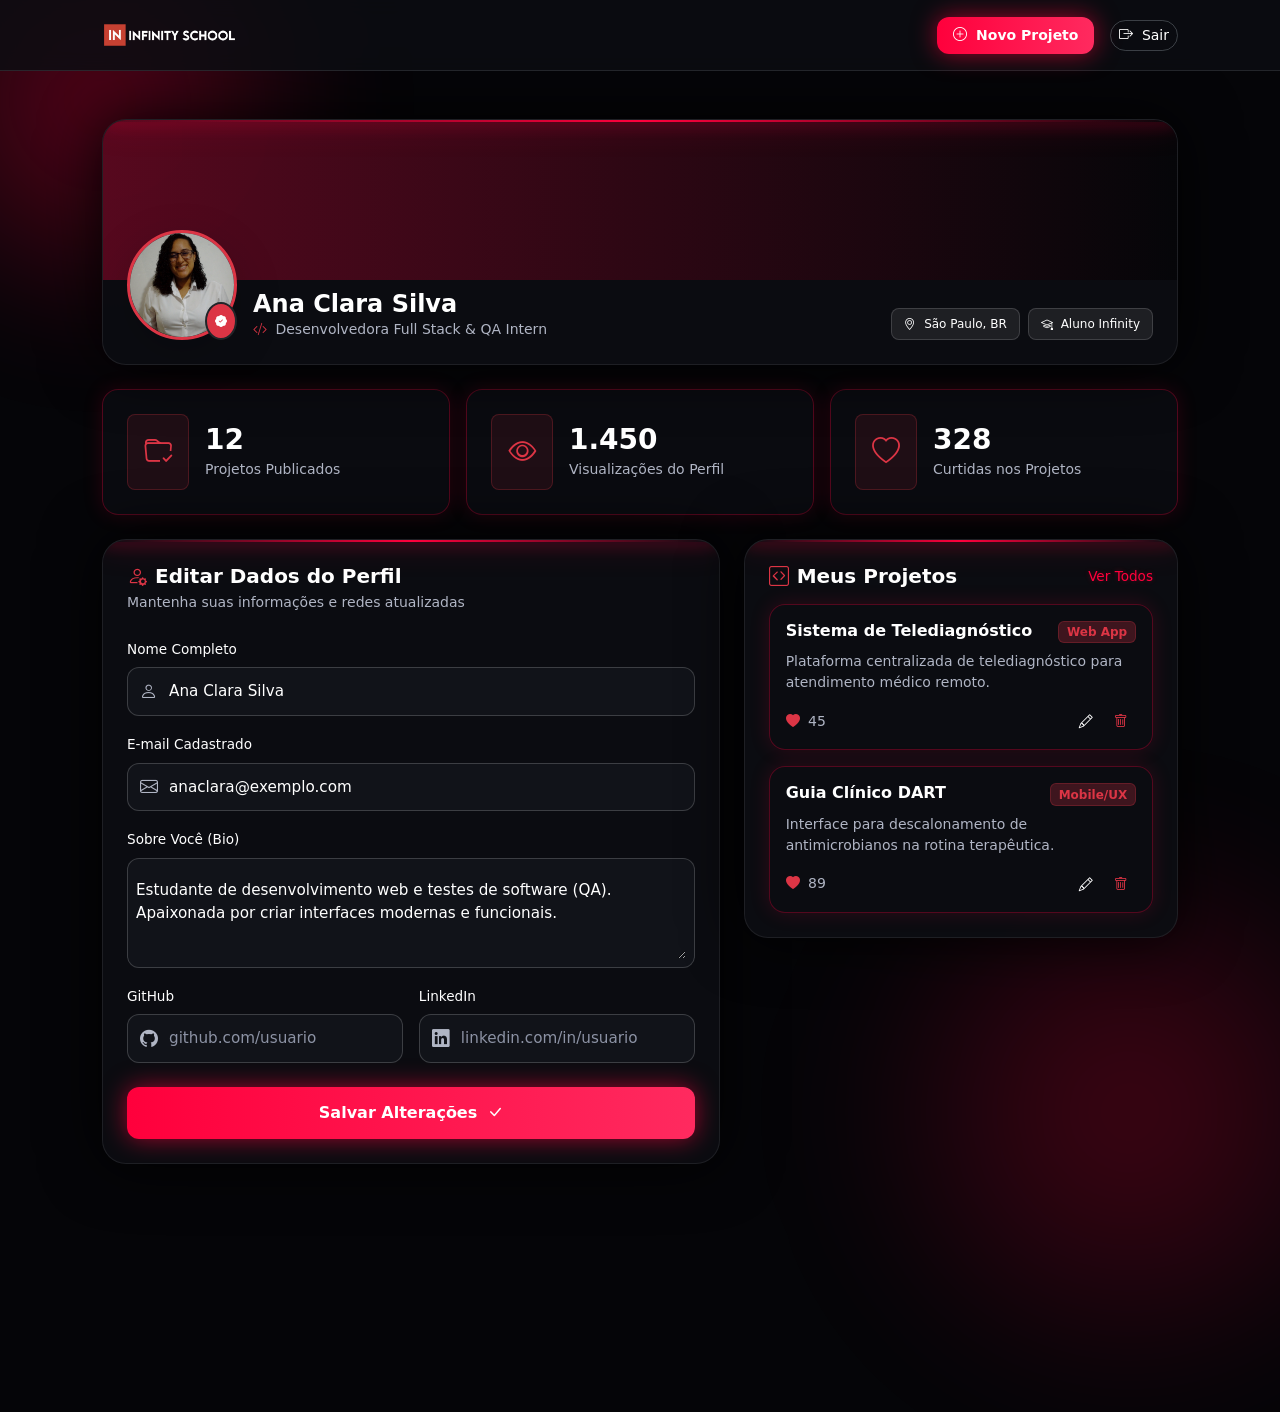
<file: paginas/editar_perfil.html>
<!DOCTYPE html>
<html lang="pt-BR">

<head>
  <meta charset="UTF-8">
  <meta name="viewport" content="width=device-width, initial-scale=1.0">
  <title>Portfólio Tech - Meu Perfil</title>

  <!-- Bootstrap 5 CSS (Via CDN) -->
  <link href="https://cdn.jsdelivr.net/npm/bootstrap@5.3.0/dist/css/bootstrap.min.css" rel="stylesheet">

  <!-- Bootstrap Icons (Via CDN) -->
  <link href="https://cdn.jsdelivr.net/npm/bootstrap-icons@1.10.5/font/bootstrap-icons.css" rel="stylesheet">

  <!-- Icone da pagina URL -->
  <link rel="icon" type="image/svg+xml" href="/assets/infinity.png">

  <!-- Seu arquivo CSS externo existente -->
  <link rel="stylesheet" href="/css/style_editar_perfil.css">
</head>

<body class="d-block p-0">

  <!-- ELEMENTOS DE LUZ NEON AO FUNDO -->
  <div class="glow-bg-top-left"></div>
  <div class="glow-bg-bottom-right"></div>

  <!-- NAVBAR SUPERIOR -->
  <nav class="navbar navbar-expand-lg border-bottom border-secondary border-opacity-25 px-4 py-3 position-relative z-3"
    style="background: rgba(12, 13, 18, 0.85); backdrop-filter: blur(10px);">
    <div class="container-fluid max-width-1100">
      <div class="d-flex align-items-center gap-2">
        <div class="brand-logo-container">
          <img src="/assets/Logo padrão.png" alt="Infinity School Logo" class="brand-logo-img">
        </div>

      </div>

      <div class="d-flex align-items-center gap-3">
        <a href="/paginas/novo_projeto.html" class="btn btn-primary-red btn-sm px-3 py-2">
          <i class="bi bi-plus-circle me-1"></i> Novo Projeto
        </a>
        <a href="/paginas/visu_perfil.html"
          class="btn btn-outline-secondary btn-sm rounded-pill text-white border-secondary border-opacity-50">
          <i class="bi bi-box-arrow-right me-1"></i> Sair
        </a>
      </div>
    </div>
  </nav>

  <!-- CONTAINER PRINCIPAL -->
  <div class="container py-5 position-relative z-1" style="max-width: 1100px;">

    <!-- CARD DO PERFIL (BANNER + AVATAR + INFOS) -->
    <div class="login-container mb-4">
      <!-- Capa/Banner -->
      <div
        style="height: 160px; background: linear-gradient(90deg, rgba(255,0,60,0.3) 0%, rgba(5,5,8,0.9) 100%), url('https://images.unsplash.com/photo-1550751827-4bd374c3f58b?auto=format&fit=crop&w=1200&q=80') center/cover;">
      </div>

      <div class="px-4 pb-4 position-relative">
        <div
          class="d-flex flex-column flex-md-row justify-content-between align-items-center align-items-md-end mt-n5 gap-3">
          <!-- Avatar e Nome -->
          <div
            class="d-flex flex-column flex-md-row align-items-center align-items-md-end gap-3 text-center text-md-start">
            <div class="position-relative" style="margin-top: -50px;">
              <img src="/assets/foto perfil.jpg" alt="Foto de Perfil"
                class="rounded-circle border border-3 border-danger shadow-lg"
                style="width: 110px; height: 110px; object-fit: cover;">
              <span class="position-absolute bottom-0 end-0 bg-danger rounded-circle p-2 border border-2 border-dark"
                title="Perfil Verificado">
                <i class="bi bi-patch-check-fill text-white d-block" style="font-size: 0.75rem;"></i>
              </span>
            </div>
            <div>
              <h4 class="fw-bold mb-0 text-white">Ana Clara Silva</h4>
              <p class="text-custom-muted small mb-0"><i class="bi bi-code-slash text-danger me-1"></i> Desenvolvedora
                Full Stack & QA Intern</p>
            </div>
          </div>

          <!-- Badges de Status -->
          <div class="d-flex gap-2">
            <span class="badge-tag"><i class="bi bi-geo-alt me-1"></i> São Paulo, BR</span>
            <span class="badge-tag"><i class="bi bi-mortarboard me-1"></i> Aluno Infinity</span>
          </div>
        </div>
      </div>
    </div>

    <!-- CARDS DE ESTATÍSTICAS -->
    <div class="row g-3 mb-4">
      <div class="col-md-4">
        <div class="glass-overlay-card d-flex align-items-center gap-3">
          <div class="bg-danger bg-opacity-10 p-3 rounded-3 text-danger border border-danger border-opacity-25">
            <i class="bi bi-folder-check fs-3"></i>
          </div>
          <div>
            <h3 class="fw-bold mb-0 text-white">12</h3>
            <small class="text-custom-muted">Projetos Publicados</small>
          </div>
        </div>
      </div>
      <div class="col-md-4">
        <div class="glass-overlay-card d-flex align-items-center gap-3">
          <div class="bg-danger bg-opacity-10 p-3 rounded-3 text-danger border border-danger border-opacity-25">
            <i class="bi bi-eye fs-3"></i>
          </div>
          <div>
            <h3 class="fw-bold mb-0 text-white">1.450</h3>
            <small class="text-custom-muted">Visualizações do Perfil</small>
          </div>
        </div>
      </div>
      <div class="col-md-4">
        <div class="glass-overlay-card d-flex align-items-center gap-3">
          <div class="bg-danger bg-opacity-10 p-3 rounded-3 text-danger border border-danger border-opacity-25">
            <i class="bi bi-heart fs-3"></i>
          </div>
          <div>
            <h3 class="fw-bold mb-0 text-white">328</h3>
            <small class="text-custom-muted">Curtidas nos Projetos</small>
          </div>
        </div>
      </div>
    </div>

    <div class="row g-4">
      <!-- COLUNA DA ESQUERDA: FORMULÁRIO DE EDIÇÃO -->
      <div class="col-lg-7">
        <div class="login-container p-4">
          <h5 class="fw-bold mb-1 text-white"><i class="bi bi-person-gear text-danger me-2"></i>Editar Dados do Perfil
          </h5>
          <p class="text-custom-muted small mb-4">Mantenha suas informações e redes atualizadas</p>

          <form id="profileForm">
            <!-- Nome -->
            <div class="mb-3">
              <label for="profileName" class="form-label">Nome Completo</label>
              <div class="input-group custom-input-group">
                <span class="input-group-text"><i class="bi bi-person"></i></span>
                <input type="text" id="profileName" class="form-control" value="Ana Clara Silva" required>
              </div>
            </div>

            <!-- E-mail -->
            <div class="mb-3">
              <label for="profileEmail" class="form-label">E-mail Cadastrado</label>
              <div class="input-group custom-input-group">
                <span class="input-group-text"><i class="bi bi-envelope"></i></span>
                <input type="email" id="profileEmail" class="form-control" value="anaclara@exemplo.com" required>
              </div>
            </div>

            <!-- Biografia / Resumo -->
            <div class="mb-3">
              <label for="profileBio" class="form-label">Sobre Você (Bio)</label>
              <div class="custom-input-group p-2">
                <textarea id="profileBio" class="form-control" rows="3"
                  placeholder="Escreva uma breve apresentação sobre seus estudos e habilidades..."
                  style="background: transparent; border: none; color: #fff;">Estudante de desenvolvimento web e testes de software (QA). Apaixonada por criar interfaces modernas e funcionais.</textarea>
              </div>
            </div>

            <!-- Links Sociais -->
            <div class="row g-3 mb-4">
              <div class="col-md-6">
                <label for="githubUrl" class="form-label">GitHub</label>
                <div class="input-group custom-input-group">
                  <span class="input-group-text"><i class="bi bi-github"></i></span>
                  <input type="url" id="githubUrl" class="form-control" placeholder="github.com/usuario">
                </div>
              </div>
              <div class="col-md-6">
                <label for="linkedinUrl" class="form-label">LinkedIn</label>
                <div class="input-group custom-input-group">
                  <span class="input-group-text"><i class="bi bi-linkedin"></i></span>
                  <input type="url" id="linkedinUrl" class="form-control" placeholder="linkedin.com/in/usuario">
                </div>
              </div>
            </div>

            <!-- Botão Salvar -->
            <button type="submit" class="btn btn-primary-red w-100">
              Salvar Alterações <i class="bi bi-check-lg ms-1"></i>
            </button>
          </form>
        </div>
      </div>

      <!-- COLUNA DA DIREITA: MEUS PROJETOS PUBLICADOS -->
      <div class="col-lg-5">
        <div class="login-container p-4">
          <div class="d-flex justify-content-between align-items-center mb-3">
            <h5 class="fw-bold mb-0 text-white"><i class="bi bi-code-square text-danger me-2"></i>Meus Projetos</h5>
            <a href="#" class="link-red small">Ver Todos</a>
          </div>

          <!-- Card de Projeto 1 -->
          <div class="glass-overlay-card p-3 mb-3">
            <div class="d-flex justify-content-between align-items-start mb-2">
              <h6 class="fw-bold text-white mb-0">Sistema de Telediagnóstico</h6>
              <span class="badge bg-danger bg-opacity-25 text-danger border border-danger border-opacity-25">Web
                App</span>
            </div>
            <p class="text-custom-muted small mb-3">Plataforma centralizada de telediagnóstico para atendimento médico
              remoto.</p>
            <div class="d-flex justify-content-between align-items-center">
              <small class="text-custom-muted"><i class="bi bi-heart-fill text-danger me-1"></i> 45</small>
              <div>
                <button class="btn btn-sm btn-outline-secondary text-white border-0 py-0"><i
                    class="bi bi-pencil"></i></button>
                <button class="btn btn-sm btn-outline-danger border-0 py-0"><i class="bi bi-trash"></i></button>
              </div>
            </div>
          </div>

          <!-- Card de Projeto 2 -->
          <div class="glass-overlay-card p-3">
            <div class="d-flex justify-content-between align-items-start mb-2">
              <h6 class="fw-bold text-white mb-0">Guia Clínico DART</h6>
              <span
                class="badge bg-danger bg-opacity-25 text-danger border border-danger border-opacity-25">Mobile/UX</span>
            </div>
            <p class="text-custom-muted small mb-3">Interface para descalonamento de antimicrobianos na rotina
              terapêutica.</p>
            <div class="d-flex justify-content-between align-items-center">
              <small class="text-custom-muted"><i class="bi bi-heart-fill text-danger me-1"></i> 89</small>
              <div>
                <button class="btn btn-sm btn-outline-secondary text-white border-0 py-0"><i
                    class="bi bi-pencil"></i></button>
                <button class="btn btn-sm btn-outline-danger border-0 py-0"><i class="bi bi-trash"></i></button>
              </div>
            </div>
          </div>

        </div>
      </div>

    </div>
  </div>

</body>

</html>
</file>
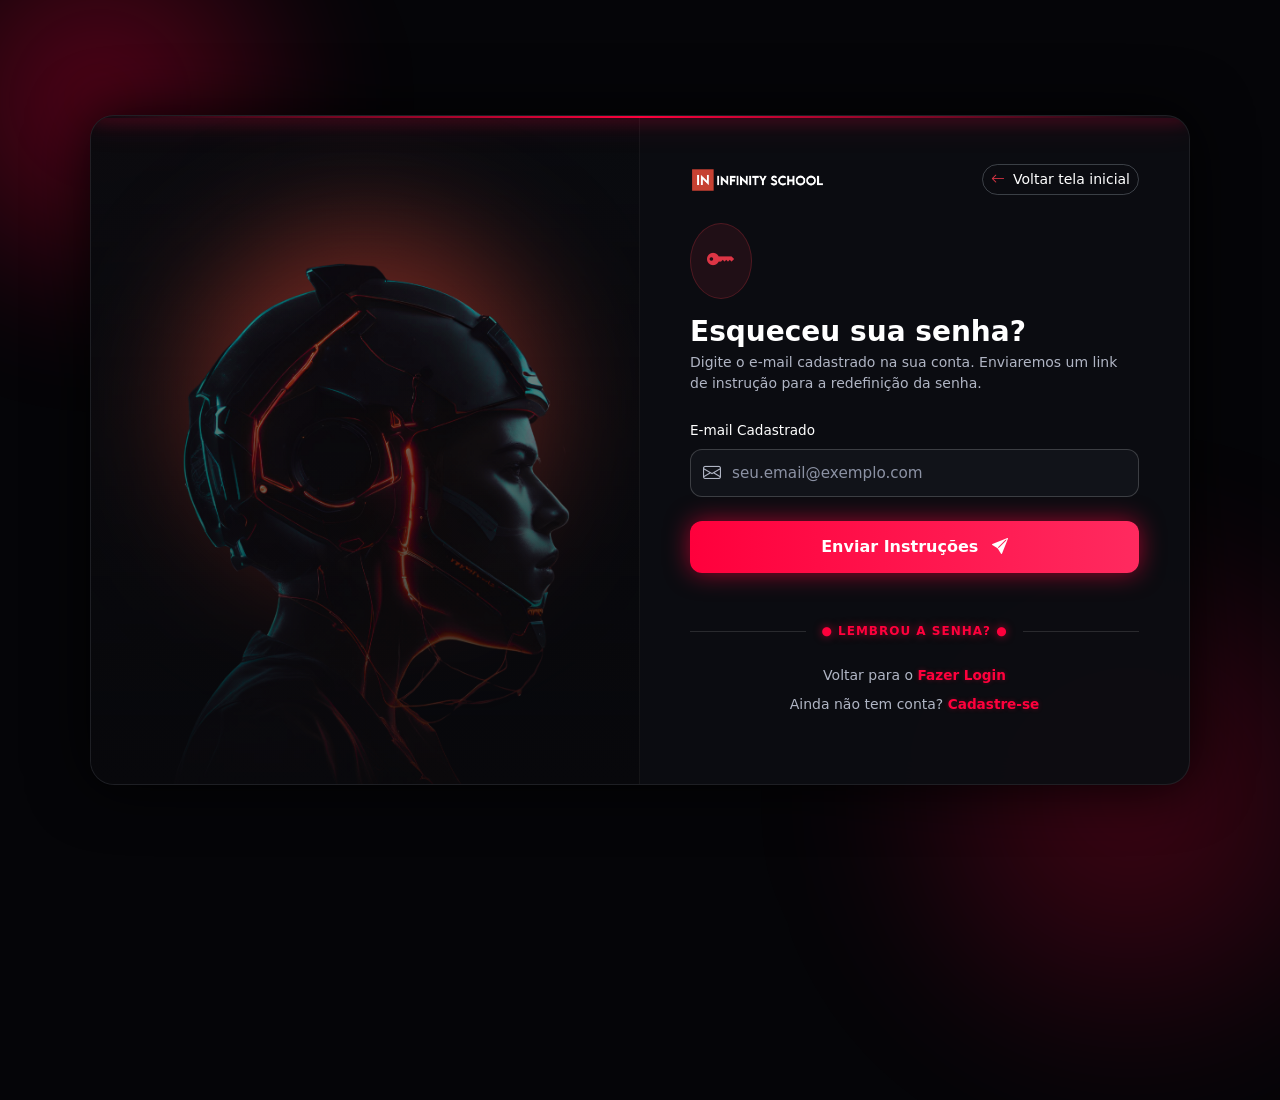
<file: paginas/esqueceu_senha.html>
<!DOCTYPE html>
<html lang="pt-BR">
<head>
  <meta charset="UTF-8">
  <meta name="viewport" content="width=device-width, initial-scale=1.0">
  <title>Recuperar Senha</title>
  
  <!-- Bootstrap 5 CSS (Via CDN) -->
  <link href="https://cdn.jsdelivr.net/npm/bootstrap@5.3.0/dist/css/bootstrap.min.css" rel="stylesheet">
  
  <!-- Bootstrap Icons (Via CDN) -->
  <link href="https://cdn.jsdelivr.net/npm/bootstrap-icons@1.10.5/font/bootstrap-icons.css" rel="stylesheet">
  
  <!-- Seu arquivo CSS externo existente -->
  <link rel="stylesheet" href="/css/style_senha.css">
</head>
<body>

  <!-- ELEMENTOS DE LUZ NEON AO FUNDO -->
  <div class="glow-bg-top-left"></div>
  <div class="glow-bg-bottom-right"></div>

  <!-- CONTAINER PRINCIPAL -->
  <div class="container-fluid p-0 login-container">
    <div class="row g-0">
      
      <!-- COLUNA DA ESQUERDA (HERO & VITRINE) -->
      <div class="col-lg-6 hero-side d-none d-lg-flex">
      </div>

      <!-- COLUNA DA DIREITA (FORMULÁRIO DE ESQUECEU A SENHA) -->
      <div class="col-lg-6 form-side">
        
        <!-- Header com Logo da Infinity School -->
        <div class="d-flex justify-content-between align-items-center mb-4">
          <div class="d-flex align-items-center gap-2">
            <!-- LOGO INFINITY SCHOOL -->
            <div class="brand-logo-container">
              <img src="/assets/Logo padrão.png" alt="Infinity School Logo" class="brand-logo-img">
            </div>
            
          </div>
          <a href="/index.html" class="btn btn-outline-secondary btn-sm rounded-pill text-white border-secondary border-opacity-50 text-decoration-none">
            <i class="bi bi-arrow-left text-danger me-1"></i> Voltar tela inicial
          </a>
        </div>

        <!-- Título principal -->
        <div class="mb-4">
          <div class="d-inline-flex align-items-center justify-content-center bg-danger bg-opacity-10 border border-danger border-opacity-25 rounded-circle p-3 mb-3">
            <i class="bi bi-key-fill text-danger fs-3"></i>
          </div>
          <h3 class="fw-bold mb-1">Esqueceu sua senha?</h3>
          <p class="text-custom-muted small mb-0">
            Digite o e-mail cadastrado na sua conta. Enviaremos um link de instrução para a redefinição da senha.
          </p>
        </div>

        <!-- Formulário de Recuperação -->
        <form id="forgotPasswordForm">
          
          <!-- Campo: E-mail -->
          <div class="mb-4">
            <label for="recoveryEmail" class="form-label">E-mail Cadastrado</label>
            <div class="input-group custom-input-group">
              <span class="input-group-text"><i class="bi bi-envelope"></i></span>
              <input type="email" id="recoveryEmail" class="form-control" placeholder="seu.email@exemplo.com" required>
            </div>
          </div>

          <!-- Botão Enviar Link -->
          <button type="submit" class="btn btn-primary-red w-100 mb-4">
            Enviar Instruções <i class="bi bi-send-fill ms-2"></i>
          </button>

          <!-- Divisor -->
          <div class="divider">
            <span>● LEMBROU A SENHA? ●</span>
          </div>

          <!-- Rodapé com Links -->
          <div class="text-center small mb-4">
            <p class="text-custom-muted mb-2">
              Voltar para o <a href="/paginas/login.html" class="link-red fw-bold">Fazer Login</a>
            </p>
            <p class="text-custom-muted mb-0">
              Ainda não tem conta? <a href="/paginas/cadastre.html" class="link-red fw-bold">Cadastre-se</a>
            </p>
          </div>

        </form>

      </div>

    </div>
  </div>

</body>
</html>
</file>
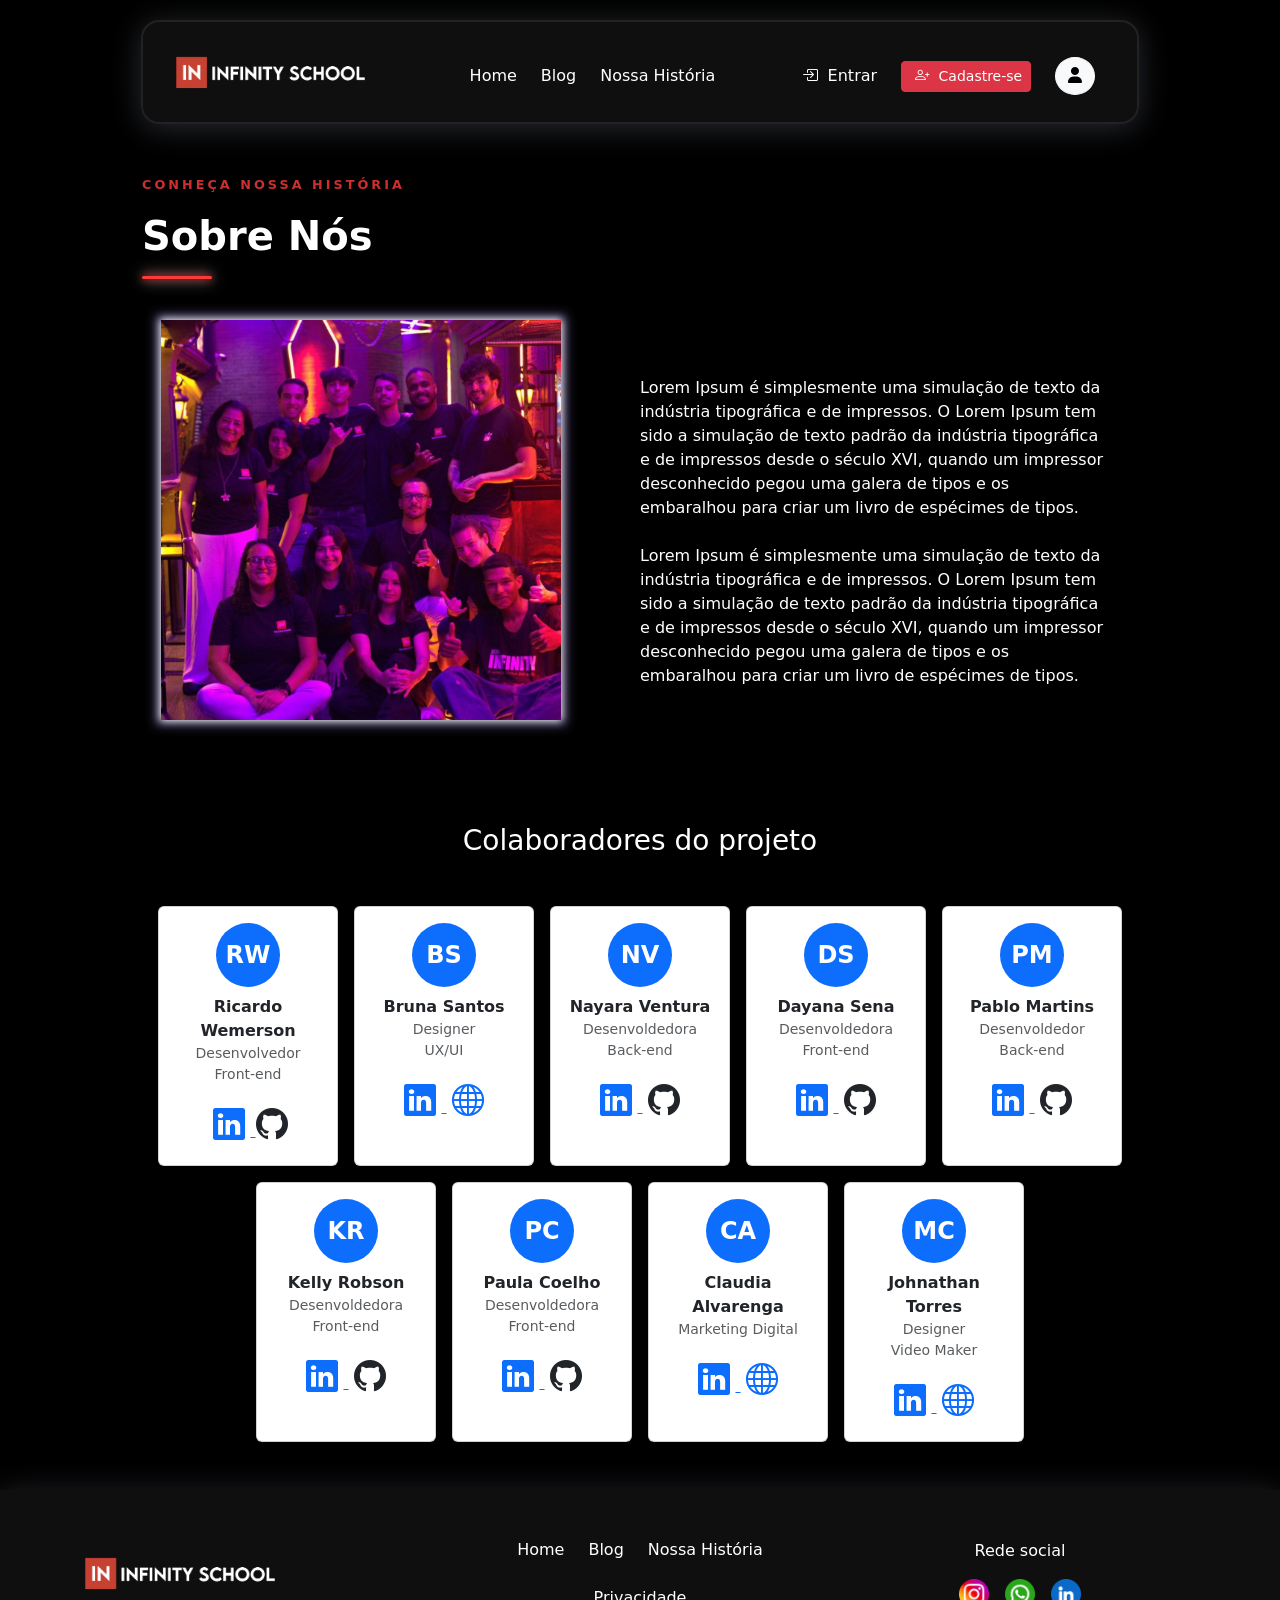
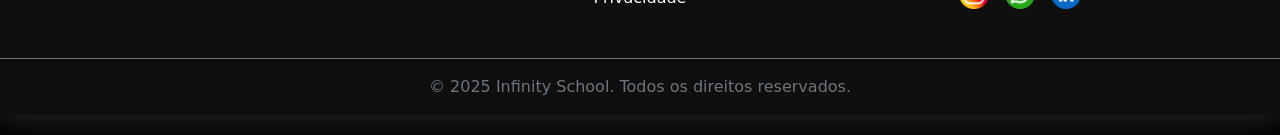
<file: paginas/historia.html>
<!doctype html>
<html lang="pt-br">

<head>
    <meta charset="utf-8">
    <meta name="viewport" content="width=device-width, initial-scale=1">
    <link href="https://cdn.jsdelivr.net/npm/bootstrap@5.3.3/dist/css/bootstrap.min.css" rel="stylesheet">
    <link rel="stylesheet" href="/css/style_historia.css">
    <link href="https://cdn.jsdelivr.net/npm/bootstrap-icons@1.11.3/font/bootstrap-icons.css" rel="stylesheet">
    <link rel="icon" type="image/svg+xml" href="/assets/infinity.png">
    <link rel="stylesheet" href="https://cdnjs.cloudflare.com/ajax/libs/font-awesome/6.5.1/css/all.min.css">
    <link href="https://fonts.googleapis.com/css2?family=Poppins:wght@400;500;600;700&display=swap" rel="stylesheet">

    <title>Nossa História</title>
    <script src="https://cdn.jsdelivr.net/npm/bootstrap@5.3.3/dist/js/bootstrap.bundle.min.js"></script>

</head>

<body class="bg-black ">
    <header>
        <nav class="navbar navbar-expand-lg">
            <div class="container-fluid">

                <!-- Logo -->
                <a class="navbar-brand  mx-auto p-2" href="./index.html">
                    <img src="/assets/Logo padrão.png" alt="Logo Infinity School" height="55">
                </a>

                <!-- Botão hamburguer -->
                <button class="navbar-toggler" type="button" data-bs-toggle="collapse" data-bs-target="#menuNavbar"
                    aria-controls="menuNavbar" aria-expanded="false" aria-label="Abrir menu">
                    <span class="navbar-toggler-icon"></span>
                </button>

                <!-- Menu -->
                <div class="collapse navbar-collapse rounded-4 p-3 mt-2" id="menuNavbar">

                    <!-- Links centrais -->
                    <ul class="navbar-nav mx-auto gap-2 mb-2 mb-lg-0 text-center">

                        <li class="nav-item">
                            <a class="nav-link text-white active " href="../index.html">
                                Home
                            </a>
                        </li>

                        <li class="nav-item">
                            <a class="nav-link text-white" href="/paginas/blog.html">
                                Blog
                            </a>
                        </li>

                        <li class="nav-item">
                            <a class="nav-link text-white" href="/paginas/historia.html">
                                Nossa História
                            </a>
                        </li>

                    </ul>

                    <!-- Botões -->
                    <div class="d-flex align-items-center gap-2  mx-1 justify-content-center">

                        <!-- Login com Bootstrap Icons -->
                        <a href="./paginas/contato.html" class="text-decoration-none text-white me-3" title="Entrar">

                            <i class="bi bi-box-arrow-in-right"></i>
                            Entrar

                        </a>

                        <a href="#" class="btn btn-danger btn-sm me-3" title="Cadastre-se">
                            <i class="bi bi-person-plus"></i> Cadastre-se
                        </a>

                        <a href="#" class="btn btn-light rounded-circle" aria-label="Área do usuário">
                            <i class="fa-solid fa-user "></i>
                        </a>

                    </div>

                </div>
            </div>
        </nav>
    </header>


    <main>
        <!-- sobre nós -->
        <section class=" container py-6 mt-5 mb-5">

            <!-- Titulo-->
            <div class="titulo-secao row g-0">

                <div class="col-12 col-md-5">
                    <span class="subtitulo ">CONHEÇA NOSSA HISTÓRIA</span>
                    <h1 class=" text-white fs-1 mt-3 mb-3">Sobre Nós</h1>
                    <div class="linha-neon"></div>

                </div>
            </div>

            <!-- IMAGEM + TEXTO -->
            <div class="row g-0 col-12 col-sm-5 col-md-12 col-lg-12 d-flex align-items-center">

                <!-- Coluna da imagem -->
                <div class="col-6 col-sm-4 col-md-12 col-lg-6 col-xxl-5 text-center mb-4 p-2">
                    <img src="/assets/nossa_historia.png" class="imagem img-fluid card-neon rouded mt-2 mb-4"
                        alt="Descrição da imagem">
                </div>

                <!-- Coluna do texto -->
                <div class="col-12 col-sm-4 col-sm-5 col-md-12 col-lg-6 col-xl-5 col-xxl-6">
                    <p class="paragrafo text-white mb-4">
                        Lorem Ipsum é simplesmente uma simulação de texto da indústria
                        tipográfica e de impressos. O Lorem Ipsum tem sido a simulação
                        de texto padrão da indústria tipográfica e de impressos desde
                        o século XVI, quando um impressor desconhecido pegou uma galera
                        de tipos e os embaralhou para criar um livro de espécimes de tipos.
                    </p>

                    <p class="paragrafo text-white">
                        Lorem Ipsum é simplesmente uma simulação de texto da indústria
                        tipográfica e de impressos. O Lorem Ipsum tem sido a simulação
                        de texto padrão da indústria tipográfica e de impressos desde
                        o século XVI, quando um impressor desconhecido pegou uma galera
                        de tipos e os embaralhou para criar um livro de espécimes de tipos.
                    </p>
                </div>
            </div>

        </section>


        <h1 class="text-center fs-3 text-white mb-5"> Colaboradores do projeto</h1>
        <!-- card link  -->
        <div class="container my-4  d-flex justify-content-center mb-5">

            <!-- força 5 colunas por linha em telas grandes -->
            <div class="row row-cols-1 row-cols-sm-2 row-cols-md-3 row-cols-xl-5 g-3 justify-content-center">

                <!-- RICARDO -->
                <div class="card text-center p-3 mx-2">
                    <!-- Círculo com as iniciais substituindo a foto -->
                    <div
                        class="inicialnome rounded-circle bg-primary text-white d-flex align-items-center justify-content-center mx-auto mb-2 fw-bold fs-4">
                        RW
                    </div>

                    <div class="fw-bold">Ricardo Wemerson</div>
                    <div class="text-muted small mb-3">Desenvolvedor <br> Front-end</div>

                    <!-- Ícone que leva as redes sociais-->
                    <div class="linksprof">
                        <a href="https://www.linkedin.com/in/brunasantospina/" target="_blank" rel="noopener"
                            title="LinkedIn de rick">
                            <i class="bi bi-linkedin fs-2 "></i>
                        </a>

                        <!-- Ícone que leva ao LinkedIn dela -->
                        <a href="#" target="_blank" rel="noopener" title="LinkedIn de rick">
                            <i class="biGit bi-github fs-2 text-dark"></i>
                        </a>
                    </div>
                </div>

                <!-- BRUNA -->
                <div class="card text-center p-3 mx-2">
                    <!-- Círculo com as iniciais substituindo a foto -->
                    <div
                        class="inicialnome rounded-circle bg-primary text-white d-flex align-items-center justify-content-center mx-auto mb-2 fw-bold fs-4">
                        BS
                    </div>

                    <div class="fw-bold">Bruna Santos</div>
                    <div class="text-muted small mb-3">Designer <br> UX/UI</div>

                    <!-- Ícone que leva ao LinkedIn dela -->
                    <div class="linksprof">
                        <a href="https://www.linkedin.com/in/brunasantospina/" target="_blank" rel="noopener"
                            title="LinkedIn de bruna">
                            <i class="bi bi-linkedin fs-2"></i>
                        </a>

                        <!-- Ícone que leva ao LinkedIn dela -->
                        <a href="https://portfolio-brunasantos.netlify.app/" target="_blank" rel="noopener"
                            title="LinkedIn de bruna">
                            <i class="bi bi-globe fs-2"></i>
                        </a>
                    </div>
                </div>


                <!-- NAYARA -->
                <div class="card text-center p-3 mx-2">
                    <!-- Círculo com as iniciais substituindo a foto -->
                    <div
                        class="inicialnome rounded-circle bg-primary text-white d-flex align-items-center justify-content-center mx-auto mb-2 fw-bold fs-4">
                        NV
                    </div>

                    <div class="fw-bold">Nayara Ventura</div>
                    <div class="text-muted small mb-3">Desenvoldedora <br> Back-end</div>

                    <!-- Ícone que leva ao LinkedIn dela -->
                    <div class="linksprof">
                        <a href="https://www.linkedin.com/in/nayara-ventura-01134936a/" target="_blank" rel="noopener"
                            title="LinkedIn de nayara">
                            <i class="bi bi-linkedin fs-2"></i>
                        </a>

                        <!-- Ícone que leva ao LinkedIn dela -->
                        <a href="#" target="_blank" rel="noopener" title="LinkedIn de nayara">
                            <i class="bi bi-github fs-2 text-dark"></i>
                        </a>
                    </div>
                </div>

                <!-- DAYANA -->
                <div class="card text-center p-3 mx-2">
                    <!-- Círculo com as iniciais substituindo a foto -->
                    <div
                        class="inicialnome rounded-circle bg-primary text-white d-flex align-items-center justify-content-center mx-auto mb-2 fw-bold fs-4">
                        DS
                    </div>

                    <div class="fw-bold">Dayana Sena</div>
                    <div class="text-muted small mb-3">Desenvoldedora <br> Front-end</div>

                    <!-- Ícone que leva ao LinkedIn dela -->
                    <div class="linksprof">
                        <a href="https://www.linkedin.com/in/dayana-sena-0a2a231b0/" target="_blank" rel="noopener"
                            title="LinkedIn de dayana">
                            <i class="bi bi-linkedin fs-2"></i>
                        </a>

                        <!-- Ícone que leva ao LinkedIn dela -->
                        <a href="#" target="_blank" rel="noopener" title="LinkedIn de dayana">
                            <i class="bi bi-github fs-2 text-dark"></i>
                        </a>
                    </div>
                </div>

                <!-- PABLO -->
                <div class="card text-center p-3 mx-2">
                    <!-- Círculo com as iniciais substituindo a foto -->
                    <div
                        class="inicialnome rounded-circle bg-primary text-white d-flex align-items-center justify-content-center mx-auto mb-2 fw-bold fs-4">
                        PM
                    </div>

                    <div class="fw-bold">Pablo Martins</div>
                    <div class="text-muted small mb-3">Desenvoldedor <br> Back-end</div>

                    <!-- Ícone que leva ao LinkedIn dela -->
                    <div class="linksprof">
                        <a href="https://www.linkedin.com/in/pablodevfullstack/" target="_blank" rel="noopener"
                            title="LinkedIn de pablo">
                            <i class="bi bi-linkedin fs-2"></i>
                        </a>

                        <!-- Ícone que leva ao LinkedIn dela -->
                        <a href="#" target="_blank" rel="noopener" title="LinkedIn de pablo">
                            <i class="bi bi-github fs-2 text-dark"></i>
                        </a>
                    </div>
                </div>

                <!-- KELLY -->
                <div class="card text-center p-3 mx-2">
                    <!-- Círculo com as iniciais substituindo a foto -->
                    <div
                        class="inicialnome rounded-circle bg-primary text-white d-flex align-items-center justify-content-center mx-auto mb-2 fw-bold fs-4">
                        KR
                    </div>

                    <div class="fw-bold">Kelly Robson</div>
                    <div class="text-muted small mb-3">Desenvoldedora <br> Front-end</div>

                    <!-- Ícone que leva ao LinkedIn dela -->
                    <div class="linksprof">
                        <a href="https://www.linkedin.com/in/kelllyrobson/" target="_blank" rel="noopener"
                            title="LinkedIn de kelly">
                            <i class="bi bi-linkedin fs-2"></i>
                        </a>

                        <!-- Ícone que leva ao LinkedIn dela -->
                        <a href="#" target="_blank" rel="noopener" title="LinkedIn de kelly">
                            <i class="bi bi-github fs-2 text-dark"></i>
                        </a>
                    </div>
                </div>


                <!-- PAULA -->
                <div class="card text-center p-3 mx-2">
                    <!-- Círculo com as iniciais substituindo a foto -->
                    <div
                        class="inicialnome rounded-circle bg-primary text-white d-flex align-items-center justify-content-center mx-auto mb-2 fw-bold fs-4">
                        PC
                    </div>

                    <div class="fw-bold">Paula Coelho</div>
                    <div class="text-muted small mb-3">Desenvoldedora <br> Front-end</div>

                    <!-- Ícone que leva ao LinkedIn dela -->
                    <div class="linksprof">
                        <a href="https://www.linkedin.com/in/paula-carregal/" target="_blank" rel="noopener"
                            title="LinkedIn de paula">
                            <i class="bi bi-linkedin fs-2"></i>
                        </a>

                        <!-- Ícone que leva ao LinkedIn dela -->
                        <a href="#" target="_blank" rel="noopener" title="LinkedIn de paula">
                            <i class="bi bi-github fs-2 text-dark"></i>
                        </a>
                    </div>
                </div>

                <!-- CLAUDIA -->
                <div class="card text-center p-3 mx-2">
                    <!-- Círculo com as iniciais substituindo a foto -->
                    <div
                        class="inicialnome rounded-circle bg-primary text-white d-flex align-items-center justify-content-center mx-auto mb-2 fw-bold fs-4">
                        CA
                    </div>

                    <div class="fw-bold">Claudia Alvarenga</div>
                    <div class="text-muted small mb-3">Marketing Digital</div>

                    <!-- Ícone que leva ao LinkedIn dela -->
                    <div class="linksprof">
                        <a href="https://www.linkedin.com/in/claudia-alvarenga-/" target="_blank" rel="noopener"
                            title="LinkedIn de claudia">
                            <i class="bi bi-linkedin fs-2"></i>
                        </a>

                        <!-- Ícone que leva ao LinkedIn dela -->
                        <a href="#" target="_blank" rel="noopener" title="LinkedIn de claudia">
                            <i class="bi bi-globe fs-2"></i>
                        </a>
                    </div>
                </div>
                <!-- JOHN -->
                <div class="card text-center p-3 mx-2">
                    <!-- Círculo com as iniciais substituindo a foto -->
                    <div
                        class="inicialnome rounded-circle bg-primary text-white d-flex align-items-center justify-content-center mx-auto mb-2 fw-bold fs-4">
                        MC
                    </div>

                    <div class="fw-bold">Johnathan Torres</div>
                    <div class="text-muted small mb-3">Designer <br> Video Maker</div>

                    <!-- Ícone que leva ao LinkedIn dela -->
                    <div class="linksprof">
                        <a href="https://www.linkedin.com/in/jonathan-torres-8b8a6a386/" target="_blank" rel="noopener"
                            title="LinkedIn de john">
                            <i class="bi bi-linkedin fs-2"></i>
                        </a>

                        <!-- Ícone que leva ao LinkedIn dela -->
                        <a href="#" target="_blank" rel="noopener" title="LinkedIn de john">
                            <i class="bi bi-globe fs-2 "></i>
                        </a>
                    </div>
                </div>
            </div>
        </div> <!--final -->

    </main>

    <!-- MODAL - POLÍTICA DE PRIVACIDADE -->
    <div class="modal fade " id="modalPoliticas" tabindex="-1" aria-labelledby="modalPoliticasLabel" aria-hidden="true">

        <div class="modal-dialog modal-dialog-scrollable modal-lg">

            <div class="modal-content bd-dark">

                <!-- Cabeçalho -->
                <div class="modal-header">

                    <h2 class="modal-title fs-4" id="modalPoliticasLabel">
                        Política de Privacidade
                    </h2>

                    <button type="button" class="btn-close" data-bs-dismiss="modal" aria-label="Fechar">
                    </button>

                </div>


                <!-- Conteúdo -->
                <div class="modal-body">

                    <h2 class="fs-5">
                        Política de Privacidade
                    </h2>

                    <p>
                        Todas as suas informações pessoais recolhidas serão
                        usadas para ajudar a tornar a sua visita no nosso site
                        mais produtiva e o mais agradável possível. A garantia
                        da confidencialidade dos dados pessoais dos utilizadores
                        do nosso site é muito importante para a Infinity School.
                    </p>


                    <h2 class="fs-5 mt-4">
                        Os anúncios
                    </h2>

                    <p>
                        Tal como outros websites, coletamos e utilizamos
                        informação contida nos anúncios. A informação contida
                        nos anúncios pode incluir informações sobre o navegador,
                        tempo de visita e páginas acessadas dentro do nosso site.
                    </p>


                    <h2 class="fs-5 mt-4">
                        Política de cookies Infinity School
                    </h2>

                    <h3 class="fs-6 mt-3">
                        O que são cookies?
                    </h3>

                    <p>
                        Como é prática comum em quase todos os sites profissionais,
                        este site usa cookies, que são pequenos arquivos baixados
                        no seu computador para melhorar sua experiência.
                    </p>


                    <h3 class="fs-6 mt-4">
                        Como usamos os cookies?
                    </h3>

                    <p>
                        Utilizamos cookies por vários motivos. Eles podem ser
                        utilizados para melhorar a funcionalidade do site,
                        lembrar preferências e proporcionar uma experiência
                        mais adequada aos usuários.
                    </p>


                    <h3 class="fs-6 mt-4">
                        Como desativar cookies?
                    </h3>

                    <p>
                        Você pode impedir a configuração de cookies ajustando
                        as configurações do seu navegador. Esteja ciente de
                        que a desativação de cookies pode afetar algumas
                        funcionalidades deste site.
                    </p>


                    <h3 class="fs-6 mt-4">
                        Cookies que definimos
                    </h3>

                    <p>
                        Podemos utilizar cookies relacionados a formulários,
                        pesquisas, preferências do site e outros recursos
                        necessários para proporcionar uma melhor experiência
                        durante a navegação.
                    </p>

                </div>


                <!-- Rodapé do modal -->
                <div class="modal-footer">

                    <button type="button" class="btn btn-secondary" data-bs-dismiss="modal">
                        Fechar
                    </button>

                </div>

            </div>

        </div>

    </div>


    <!-- FOOTER -->
    <footer class="footer text-white">

        <div class="container py-5 ">

            <div class="row align-items-center g-4">

                <!-- LOGO -->
                <div class="col-12 col-md-4 text-center text-md-start">

                    <img src="/assets/Logo padrão.png" alt="Logo Infinity School" height="55">

                </div>


                <!-- LINKS -->
                <div class="col-12 col-md-4">

                    <div class="footerlinks d-flex justify-content-center gap-4 flex-wrap">

                        <a href="../index.html" class="text-white text-decoration-none">
                            Home
                        </a>

                        <a href="/paginas/blog.html" class="text-white text-decoration-none">
                            Blog
                        </a>

                        <a href="/paginas/historia.html" class="text-white text-decoration-none">
                            Nossa História
                        </a>

                        <a href="#" class="text-white text-decoration-none" data-bs-toggle="modal"
                            data-bs-target="#modalPoliticas">
                            Privacidade
                        </a>

                    </div>

                </div>


                <!-- REDES SOCIAIS -->
                <div class="footersocial col-12 col-md-4 text-center">

                    <p class="mb-3">
                        Rede social
                    </p>

                    <div class="d-flex justify-content-center gap-3">

                        <a href="#" aria-label="Instagram">

                            <img src="/assets/icons/instagram.png" alt="Instagram" width="30" height="30">

                        </a>

                        <a href="#" aria-label="WhatsApp">

                            <img src="/assets/icons/whatsapp.png" alt="WhatsApp" width="30" height="30">

                        </a>

                        <a href="#" aria-label="LinkedIn">

                            <img src="/assets/icons/linkedin.png" alt="LinkedIn" width="30" height="30">

                        </a>

                    </div>

                </div>

            </div>

        </div>


        <!-- PARTE INFERIOR -->
        <div class="border-top border-secondary">

            <div class="container py-3">

                <p class="text-center mb-0 text-secondary">
                    © 2025 Infinity School. Todos os direitos reservados.
                </p>

            </div>

        </div>

    </footer>

</body>

</html>
</file>
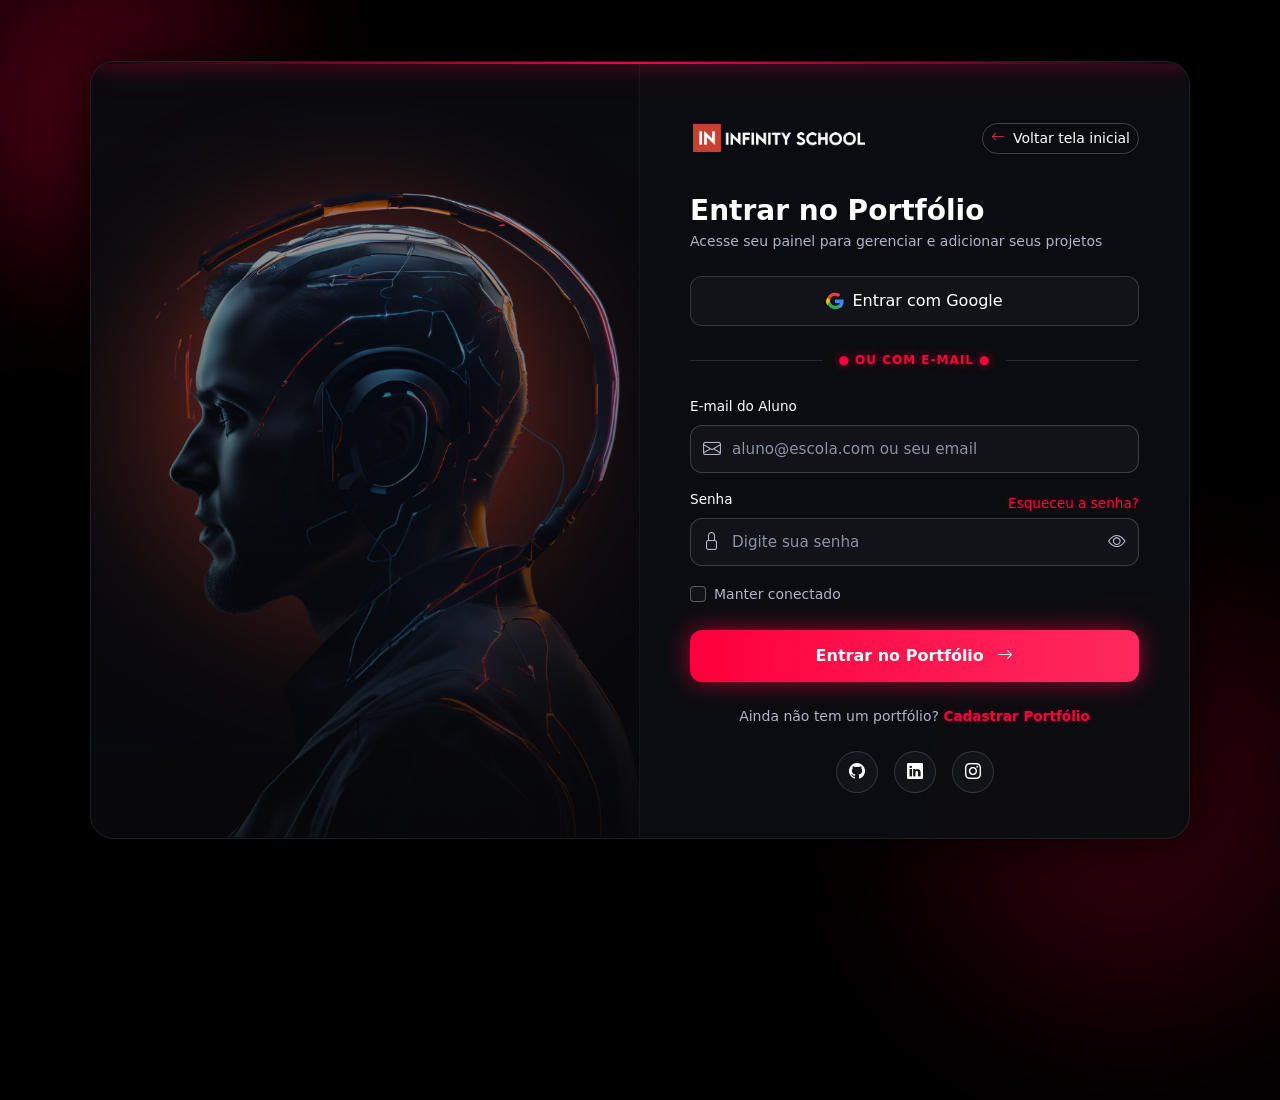
<file: paginas/login.html>
<!doctype html>

<html lang="pt-br">

<head>
    <meta charset="utf-8">
    <meta name="viewport" content="width=device-width, initial-scale=1">
    <!-- Bootstrap CSS -->
    <link href="https://cdn.jsdelivr.net/npm/bootstrap@5.3.3/dist/css/bootstrap.min.css" rel="stylesheet">
    <link rel="stylesheet" href="/css/style_login.css">
    <!-- Bootstrap Icons -->
    <link href="https://cdn.jsdelivr.net/npm/bootstrap-icons@1.10.5/font/bootstrap-icons.css" rel="stylesheet">
    <!-- Favicon -->
    <link rel="icon" type="image/svg+xml" href="/assets/infinity.png">
    <!-- Font Awesome -->
    <link rel="stylesheet" href="https://cdnjs.cloudflare.com/ajax/libs/font-awesome/6.5.1/css/all.min.css">
    <!-- Google Fonts -->
    <link href="https://fonts.googleapis.com/css2?family=Poppins:wght@400;500;600;700&display=swap" rel="stylesheet">

    <title>Login</title>

</head>

<body class="bg-black">
    <!-- ELEMENTOS DE LUZ NEON AO FUNDO -->
    <div class="glow-bg-top-left"></div>
    <div class="glow-bg-bottom-right"></div>

    <!-- CONTAINER PRINCIPAL -->
    <div class="container-fluid p-0 login-container">
        <div class="row g-0">
            <!-- COLUNA DA ESQUERDA (Imagem) -->
            <div class="col-lg-6 hero-side d-none d-lg-flex"></div>

            <!-- COLUNA DA DIREITA (Formulário de Login) -->
            <div class="col-lg-6 form-side">

                <!-- Header com Logo da Infinity School -->
                <div class="d-flex justify-content-between align-items-center mb-4">
                    <div class="d-flex align-items-center gap-2">

                        <!-- LOGO INFINITY SCHOOL -->
                        <div class="brand-logo-container">
                            <img src="/assets/Logo padrão.png" alt="Infinity School Logo" class="brand-logo-img">
                        </div>
                    </div>
                

                <!-- Link Voltar tela inicial -->
                <a href="/index.html"class="btn btn-outline-secondary btn-sm rounded-pill text-white border-secondary border-opacity-50 mb-3 mt-3">
                    <i class="bi bi-arrow-left text-danger me-1"></i> Voltar tela inicial
                </a>
                </div>
                <!-- Título principal -->
                <h3 class="fw-bold mb-1">Entrar no Portfólio</h3>
                <p class="text-custom-muted small mb-4">Acesse seu painel para gerenciar e adicionar seus projetos
                </p>

                <!-- Formulário -->
                <form id="loginForm">
                    <!-- Botão SSO Google -->
                    <button type="button"
                        class="btn btn-google w-100 d-flex align-items-center justify-content-center gap-2 mb-3">
                        <svg width="18" height="18" viewBox="0 0 24 24">
                            <path fill="#EA4335"
                                d="M12 5c1.6 0 3 .6 4.1 1.6l3.1-3.1C17.3 1.7 14.8 1 12 1 7.5 1 3.7 3.6 1.9 7.3l3.7 2.9C6.5 7.2 9 5 12 5z" />
                            <path fill="#4285F4"
                                d="M23.5 12.3c0-.8-.1-1.7-.2-2.3H12v4.6h6.5c-.3 1.5-1.1 2.8-2.4 3.7l3.7 2.9c2.2-2 3.7-5 3.7-8.9z" />
                            <path fill="#FBBC05"
                                d="M5.6 14.8c-.2-.7-.4-1.5-.4-2.3s.2-1.6.4-2.3L1.9 7.3C.7 9.7 0 10.8 0 12.5s.7 2.8 1.9 5.2l3.7-2.9z" />
                            <path fill="#34A853"
                                d="M12 23c3.2 0 6-1.1 8-3l-3.7-2.9c-1.1.7-2.5 1.2-4.3 1.2-3 0-5.5-2.2-6.4-5.2L1.9 16C3.7 19.7 7.5 23 12 23z" />
                        </svg>
                        Entrar com Google
                    </button>

                    <!-- Divisor -->
                    <div class="divider">
                        <span>● OU COM E-MAIL ●</span>
                    </div>

                    <!-- Campo: E-mail -->
                    <div class="mb-3">
                        <label for="studentEmail" class="form-label">E-mail do Aluno</label>
                        <div class="input-group custom-input-group">
                            <span class="input-group-text"><i class="bi bi-envelope"></i></span>
                            <input type="email" id="studentEmail" class="form-control"
                                placeholder="aluno@escola.com ou seu email" required>
                        </div>
                    </div>

                    <!-- Campo: Senha -->
                    <div class="mb-3">
                        <div class="d-flex justify-content-between align-items-center">
                            <label for="passwordInput" class="form-label">Senha</label>
                            <a href="/paginas/esqueceu_senha.html" class="link-red">Esqueceu a senha?</a>
                        </div>
                        <div class="input-group custom-input-group">
                            <span class="input-group-text"><i class="bi bi-lock"></i></span>
                            <input type="password" id="passwordInput" class="form-control"
                                placeholder="Digite sua senha" required>
                            <span class="input-group-text border-0 bg-transparent text-custom-muted">
                                <i class="bi bi-eye"></i>
                            </span>
                        </div>
                    </div>
                    <!-- Checkbox: Manter conectado -->
                    <div class="form-check mb-4">
                        <input class="form-check-input" type="checkbox" id="rememberMe">
                        <label class="form-check-label small text-custom-muted" for="rememberMe">
                            Manter conectado
                        </label>
                    </div>

                    <!-- Botão Entrar -->
                    <button type="submit" class="btn btn-primary-red w-100 mb-4">
                        Entrar no Portfólio <i class="bi bi-arrow-right ms-2"></i>
                    </button>

                    <!-- Rodapé Cadastro -->
                    <p class="text-center small text-custom-muted mb-4">
                        Ainda não tem um portfólio? <a href="/paginas/cadastre.html" class="link-red fw-bold">Cadastrar
                            Portfólio</a>
                    </p>
                    <!-- Ícones Redes Sociais -->
                    <div class="d-flex justify-content-center gap-3">
                        <a href="#" class="social-btn" aria-label="GitHub"><i class="bi bi-github"></i></a>
                        <a href="#" class="social-btn" aria-label="LinkedIn"><i class="bi bi-linkedin"></i></a>
                        <a href="#" class="social-btn" aria-label="Instagram"><i class="bi bi-instagram"></i></a>
                    </div>


                </form>


            </div>
        </div>
    </div>
</body>

</html>
</file>
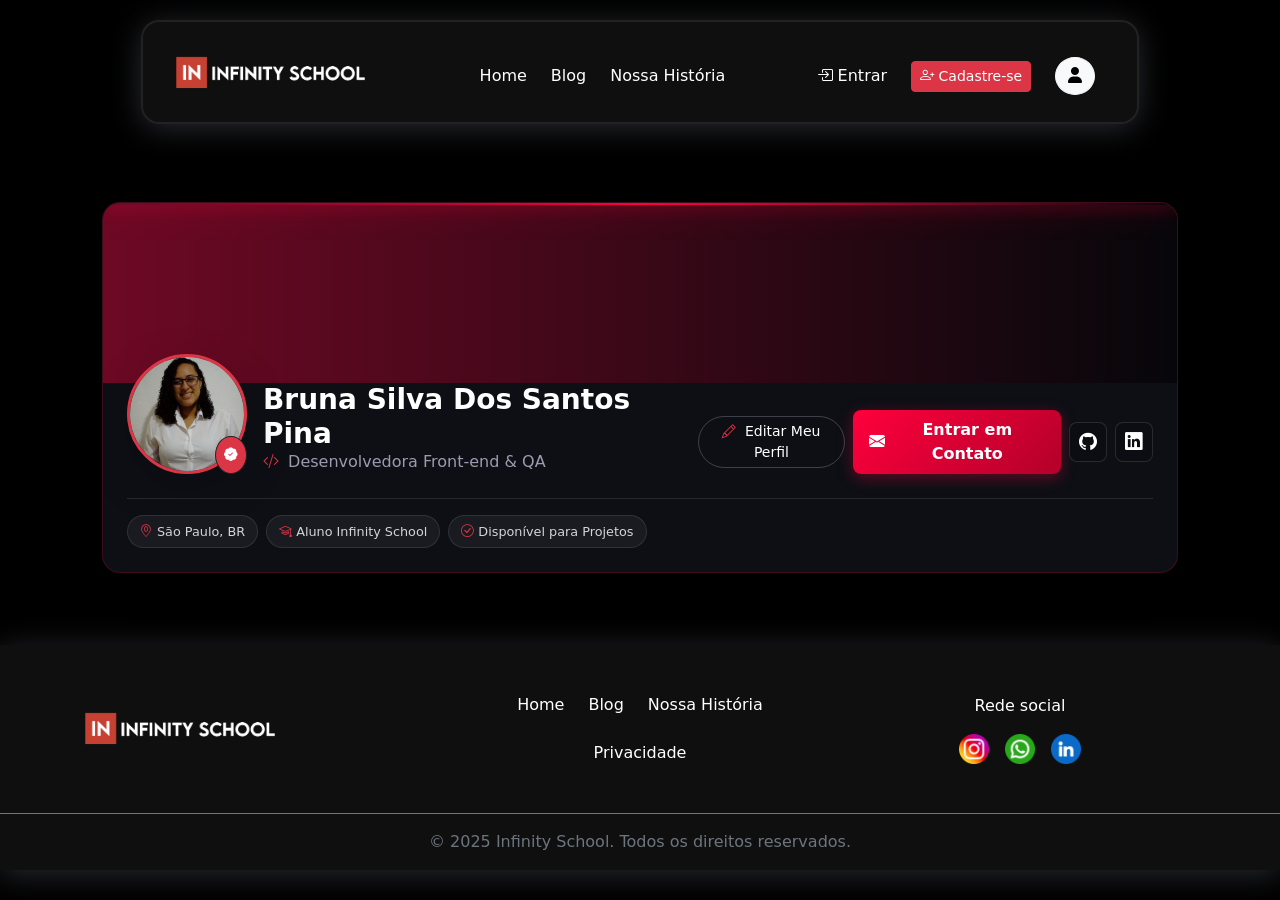
<file: paginas/NAVBAR.HTML>
<!DOCTYPE html>
<html lang="pt-BR">

<head>
    <meta charset="UTF-8">
    <meta name="viewport" content="width=device-width, initial-scale=1.0">
    <title>Perfil</title>
    <!-- Importa boostrap  -->
    <link href="https://cdn.jsdelivr.net/npm/bootstrap@5.3.0/dist/css/bootstrap.min.css" rel="stylesheet">
    <!-- Bootstrap Icons -->
    <link href="https://cdn.jsdelivr.net/npm/bootstrap-icons@1.10.5/font/bootstrap-icons.css" rel="stylesheet">
    <!-- Favicon -->
    <link rel="icon" type="image/svg+xml" href="/assets/infinity.png">
    <!-- Seu arquivo CSS externo existente -->
    <link rel="stylesheet" href="/css/NAVBAR.CSS">
    <!-- Icone de perfil -->
    <link rel="stylesheet" href="https://cdnjs.cloudflare.com/ajax/libs/font-awesome/6.5.1/css/all.min.css">
    <!--Google fonts-->
    <link href="https://fonts.googleapis.com/css2?family=Poppins:wght@400;500;600;700&display=swap" rel="stylesheet">
    <!--biblioteca javascript para modais botao hamburguer-->
    <script src="https://cdn.jsdelivr.net/npm/bootstrap@5.3.3/dist/js/bootstrap.bundle.min.js"></script>
</head>

<body class="bg-black">
    <header>
        <nav class="navbar navbar-expand-lg">
            <div class="container-fluid">

                <!-- Logo -->
                <a class="navbar-brand  mx-auto p-2" href="./index.html">
                    <img src="/assets/Logo padrão.png" alt="Logo Infinity School" height="55">
                </a>

                <!-- Botão hamburguer -->
                <button class="navbar-toggler" type="button" data-bs-toggle="collapse" data-bs-target="#menuNavbar"
                    aria-controls="menuNavbar" aria-expanded="false" aria-label="Abrir menu">
                    <span class="navbar-toggler-icon"></span>
                </button>

                <!-- Menu -->
                <div class="collapse navbar-collapse rounded-4 p-3 mt-2" id="menuNavbar">

                    <!-- Links centrais -->
                    <ul class="navbar-nav mx-auto gap-2 mb-2 mb-lg-0 text-center">

                        <li class="nav-item">
                            <a class="nav-link text-white active " href="./index.html">
                                Home
                            </a>
                        </li>

                        <li class="nav-item">
                            <a class="nav-link text-white" href="./paginas/blog.html">
                                Blog
                            </a>
                        </li>

                        <li class="nav-item">
                            <a class="nav-link text-white" href="/paginas/historia.html">
                                Nossa História
                            </a>
                        </li>

                    </ul>

                    <!-- Botões -->
                    <div class="d-flex align-items-center gap-2  mx-1 justify-content-center">

                        <!-- Login com Bootstrap Icons -->
                        <a href="./paginas/login.html" class="text-decoration-none text-white me-3" title="Entrar">

                            <i class="bi bi-box-arrow-in-right"></i>
                            Entrar

                        </a>

                        <a href="/paginas/cadastre.html" class="btn btn-danger btn-sm me-3" title="Cadastre-se">
                            <i class="bi bi-person-plus"></i> Cadastre-se
                        </a>

                        <a href="/paginas/perfil.html" class="btn btn-light rounded-circle" aria-label="Área do usuário"
                            title="Perfil">
                            <i class="fa-solid fa-user "></i>
                        </a>

                    </div>

                </div>
            </div>
        </nav>
    </header>

    <main>
        <div class="containerprincipal container py-5 position-relative z-1">

            <!-- CARD DE APRESENTAÇÃO DO PERFIL -->
            <div class="login-container mb-4">
                <!-- Banner de Capa -->
                <div class="bg-card-header bg-image-cover rounded-top"></div>

                <div class="px-4 pb-4 position-relative">
                    <div
                        class="d-flex flex-column flex-md-row justify-content-between align-items-center align-items-md-end mt-n5 gap-3">

                        <!-- Avatar e Nome -->
                        <div
                            class="d-flex flex-column flex-md-row align-items-center align-items-md-end gap-3 text-center text-md-start">
                            <div class="avatarperfil position-relative">
                                <img src="/assets/foto perfil.jpg" alt="Ana Clara Silva"
                                    class="rounded-circle border border-3 border-danger shadow-lg">
                                <span
                                    class="position-absolute bottom-0 end-0 bg-danger rounded-circle p-2 border border-dark"
                                    title="Perfil Verificado">
                                    <i class="bi bi-patch-check-fill text-white d-block"></i>
                                </span>
                            </div>
                            <div>
                                <h3 class="fw-bold mb-0 text-white">Bruna Silva Dos Santos Pina</h3>
                                <p class="text-custom-muted mb-0"><i class="bi bi-code-slash text-danger me-1"></i>
                                    Desenvolvedora Front-end & QA</p>
                            </div>
                        </div>

                        <!-- Botão de entre em contato email -->
                        <div class="d-flex align-items-center gap-2">

                            <!-- Botão de edição de perfil -->
                            <a href="/paginas/editar_perfil.html"
                                class="btn btn-outline-secondary btn-sm rounded-pill text-white border-secondary border-opacity-50">
                                <i class="bi bi-pencil me-1 text-danger"></i> Editar Meu Perfil
                            </a>

                            <!-- EMAIL -->

                            <a href="https://mail.google.com/mail/?view=cm&fs=1&to=brunasilvadosantos2@gmail.com"
                                target="_blank" class="btn btn-primary-red py-2 px-3">
                                <i class="bi bi-envelope-fill me-1"></i> Entrar em Contato
                            </a>
                            <!-- GitHub -->
                            <a href="https://github.com/brubsant" target="_blank" class="social-btn"
                                aria-label="GitHub">
                                <i class="bi bi-github"></i>
                            </a>

                            <!-- LINKEDIN -->
                            <a href="https://www.linkedin.com/in/brunasantospina/" target="_blank" class="social-btn"
                                aria-label="LinkedIn">
                                <i class="bi bi-linkedin"></i>
                            </a>
                        </div>
                    </div>

                    <!-- Badges & Localização -->
                    <div class="d-flex flex-wrap gap-2 mt-4 pt-3 border-top border-secondary border-opacity-25">
                        <span class="badge-tag"><i class="bi bi-geo-alt text-danger me-1"></i> São Paulo, BR</span>
                        <span class="badge-tag"><i class="bi bi-mortarboard text-danger me-1"></i> Aluno Infinity
                            School</span>
                        <span class="badge-tag"><i class="bi bi-check-circle text-danger me-1"></i> Disponível para
                            Projetos</span>
                    </div>

                </div>

            </div>
        </div>

    </main>

    <!-- MODAL - POLÍTICA DE PRIVACIDADE -->
    <div class="modal fade " id="modalPoliticas" tabindex="-1" aria-labelledby="modalPoliticasLabel" aria-hidden="true">

        <div class="modal-dialog modal-dialog-scrollable modal-lg">

            <div class="modal-content bd-dark">

                <!-- Cabeçalho -->
                <div class="modal-header">

                    <h2 class="modal-title fs-4" id="modalPoliticasLabel">
                        Política de Privacidade
                    </h2>

                    <button type="button" class="btn-close" data-bs-dismiss="modal" aria-label="Fechar">
                    </button>

                </div>


                <!-- Conteúdo -->
                <div class="modal-body">

                    <h2 class="fs-5">
                        Política de Privacidade
                    </h2>

                    <p>
                        Todas as suas informações pessoais recolhidas serão
                        usadas para ajudar a tornar a sua visita no nosso site
                        mais produtiva e o mais agradável possível. A garantia
                        da confidencialidade dos dados pessoais dos utilizadores
                        do nosso site é muito importante para a Infinity School.
                    </p>


                    <h2 class="fs-5 mt-4">
                        Os anúncios
                    </h2>

                    <p>
                        Tal como outros websites, coletamos e utilizamos
                        informação contida nos anúncios. A informação contida
                        nos anúncios pode incluir informações sobre o navegador,
                        tempo de visita e páginas acessadas dentro do nosso site.
                    </p>


                    <h2 class="fs-5 mt-4">
                        Política de cookies Infinity School
                    </h2>

                    <h3 class="fs-6 mt-3">
                        O que são cookies?
                    </h3>

                    <p>
                        Como é prática comum em quase todos os sites profissionais,
                        este site usa cookies, que são pequenos arquivos baixados
                        no seu computador para melhorar sua experiência.
                    </p>


                    <h3 class="fs-6 mt-4">
                        Como usamos os cookies?
                    </h3>

                    <p>
                        Utilizamos cookies por vários motivos. Eles podem ser
                        utilizados para melhorar a funcionalidade do site,
                        lembrar preferências e proporcionar uma experiência
                        mais adequada aos usuários.
                    </p>


                    <h3 class="fs-6 mt-4">
                        Como desativar cookies?
                    </h3>

                    <p>
                        Você pode impedir a configuração de cookies ajustando
                        as configurações do seu navegador. Esteja ciente de
                        que a desativação de cookies pode afetar algumas
                        funcionalidades deste site.
                    </p>


                    <h3 class="fs-6 mt-4">
                        Cookies que definimos
                    </h3>

                    <p>
                        Podemos utilizar cookies relacionados a formulários,
                        pesquisas, preferências do site e outros recursos
                        necessários para proporcionar uma melhor experiência
                        durante a navegação.
                    </p>

                </div>


                <!-- Rodapé do modal -->
                <div class="modal-footer">

                    <button type="button" class="btn btn-secondary" data-bs-dismiss="modal">
                        Fechar
                    </button>

                </div>

            </div>

        </div>

    </div>


    <!-- FOOTER -->
    <footer class="footer text-white">

        <div class="container py-5 ">

            <div class="row align-items-center g-4">

                <!-- LOGO -->
                <div class="col-12 col-md-4 text-center text-md-start">

                    <img src="/assets/Logo padrão.png" alt="Logo Infinity School" height="55">

                </div>


                <!-- LINKS -->
                <div class="col-12 col-md-4">

                    <div class="footerlinks d-flex justify-content-center gap-4 flex-wrap">

                        <a href="../home/home.html" class="text-white text-decoration-none">
                            Home
                        </a>

                        <a href="./paginas/blog.html" class="text-white text-decoration-none">
                            Blog
                        </a>

                        <a href="/paginas/historia.html" class="text-white text-decoration-none">
                            Nossa História
                        </a>

                        <a class="text-white text-decoration-none" data-bs-toggle="modal"
                            data-bs-target="#modalPoliticas">
                            Privacidade
                        </a>

                    </div>

                </div>


                <!-- REDES SOCIAIS -->
                <div class="footersocial col-12 col-md-4 text-center">

                    <p class="mb-3">
                        Rede social
                    </p>

                    <div class="d-flex justify-content-center gap-3">

                        <a href="#" aria-label="Instagram">

                            <img src="/assets/icons/instagram.png" alt="Instagram" width="30" height="30">

                        </a>

                        <a href="#" aria-label="WhatsApp">

                            <img src="/assets/icons/whatsapp.png" alt="WhatsApp" width="30" height="30">

                        </a>

                        <a href="#" aria-label="LinkedIn">

                            <img src="/assets/icons/linkedin.png" alt="LinkedIn" width="30" height="30">

                        </a>

                    </div>

                </div>

            </div>

        </div>


        <!-- PARTE INFERIOR -->
        <div class="border-top border-secondary">

            <div class="container py-3">

                <p class="text-center mb-0 text-secondary">
                    © 2025 Infinity School. Todos os direitos reservados.
                </p>

            </div>

        </div>

    </footer>

</body>

</html>
</file>
<file: css/style_home.css>
/* ==== navbar menu ====*/

.navbar {
  width: 78%;
  max-width: 78%;
  margin: 20px auto 30px;
  padding: 10px;
  min-height: 80px;

  background: #1a191999;

  -webkit-backdrop-filter: blur(18px);
  backdrop-filter: blur(18px);

  border-radius: 18px;

  box-shadow: 0 4px 30px #cbd5f533;

  border: 2px solid rgba(255, 255, 255, 0.08);

  z-index: 1000;
}


/* BOTÃO HAMBURGUER */
.navbar-toggler {
    border: none;
    background: transparent;
}

.navbar-toggler-icon {
    background-image: url("data:image/svg+xml,%3csvg xmlns='http://www.w3.org/2000/svg' viewBox='0 0 30 30'%3e%3cpath stroke='rgba(255, 255, 255, 1)' stroke-linecap='round' stroke-miterlimit='10' stroke-width='2' d='M4 7h22M4 15h22M4 23h22'/%3e%3c/svg%3e");
}

.navbar-collapse {
  background: transparent;
}

/* === linha animada cabeçalho === */
.navbar .nav-link {
  position: relative;
  color: white !important;
  padding-bottom: 8px;
}

.navbar .nav-link::after {
  content: "";
  position: absolute;
  left: 40%;
  bottom: 0;

  width: 0;
  height: 2px;

  background-color: rgb(129, 2, 2);

  transform: translateX(-30%);
  transition: width 0.3s ease;
}

/* Animação ao passar o mouse */
.navbar .nav-link:hover::after {
  width: 70%;
}


/* == paragrafo ==*/
.banner-inspire {
  background-image: url("../assets/inspire.png");
  background-size: cover;
  background-position: center;
  background-repeat: no-repeat;

  min-height: 400px;

  display: flex;
  align-items: center;
}


.containerbanner{
  max-width: 90%;
}

/* === cards === */

.card {
    position: relative;
    z-index: 1;
    color: white;
    background-color: transparent !important; /* Remove o fundo branco */
    
    transition: transform 0.5s ease;
    -webkit-backdrop-filter: blur(18px);
    backdrop-filter: blur(18px);  
}

.card-body{
  background-color: transparent !important;
}

.card-img-top {
    width: 100%;
    height: 250px;
    object-fit: cover;
    object-position: top; /* Garante que o rosto no topo nunca seja cortado */
}


/* TÍTULO */
.card .card-title {
    color: white;
}


/* TEXTO */
.card .card-text {
    color: rgba(255, 255, 255, 0.65) !important;  
}

/* == neon fundo card ==*/

@keyframes neonPulse {
  from {
    box-shadow: 0 0 10px rgba(240, 21, 21, 0.285), 0 0 20px rgba(216, 56, 16, 0.313);
  }

  to {
    box-shadow: 0 0 20px rgba(255, 55, 0, 0.324), 0 0 40px rgba(255, 68, 0, 0.539);
  }
}

.card-neon-pulsing {
  transition: transform 1.8s ease;
  
}

.card-neon-pulsing:hover {
  transform: scale(1.05);
  animation: neonPulse 1.8s ease-in-out infinite;
}



/* === Rodapé */
.footer {
  width: 100%;
  max-width: 100%;
  margin-bottom: 20px;
  
  background: #1a191999;
  -webkit-backdrop-filter: blur(18px);
  backdrop-filter: blur(18px);
  box-shadow: 0 4px 30px #cbd5f533;
}


/* LINKS DO FOOTER */
.footer .footerlinks a {
  color: #fff;
  text-decoration: none;
  transition: color 0.3s ease;
}

/* HOVER */
.footer .footerlinks a:hover {
  color: #C64132 !important;
}
</file>
<file: css/style_blog.css>
/* ==== navbar menu ====*/

.navbar {
  width: 78%;
  max-width: 78%;
  margin: 20px auto 30px;
  padding: 10px;
  min-height: 80px;

  background: #1a191999;

  -webkit-backdrop-filter: blur(18px);
  backdrop-filter: blur(18px);

  border-radius: 18px;

  box-shadow: 0 4px 30px #cbd5f533;

  border: 2px solid rgba(255, 255, 255, 0.08);

  z-index: 1000;
}


/* BOTÃO HAMBURGUER */
.navbar-toggler {
    border: none;
    background: transparent;
}

.navbar-toggler-icon {
    background-image: url("data:image/svg+xml,%3csvg xmlns='http://www.w3.org/2000/svg' viewBox='0 0 30 30'%3e%3cpath stroke='rgba(255, 255, 255, 1)' stroke-linecap='round' stroke-miterlimit='10' stroke-width='2' d='M4 7h22M4 15h22M4 23h22'/%3e%3c/svg%3e");
}

.navbar-collapse {
  background: transparent;
}

/* === linha animada cabeçalho === */
.navbar .nav-link {
  position: relative;
  color: white !important;
  padding-bottom: 8px;
}

.navbar .nav-link::after {
  content: "";
  position: absolute;
  left: 40%;
  bottom: 0;

  width: 0;
  height: 2px;

  background-color: rgb(129, 2, 2);

  transform: translateX(-30%);
  transition: width 0.3s ease;
}

/* Animação ao passar o mouse */
.navbar .nav-link:hover::after {
  width: 70%;
}


/* == paragrafo ==*/
.banner-explorar {
  background-image: url("../assets/inspire.png");
  background-size: cover;
  background-position: center;
  background-repeat: no-repeat;

  min-height: 400px;

  display: flex;
  align-items: center;
}

.paragrafo{
font-size: 40px;
}

.containerbanner{
  max-width: 90%;
}

.btncomecar{
  max-width: 15%;
  width: 15%;
  font-size: 20px;
}

/* === cards === */

.card {
    position: relative;
    z-index: 1;
    color: white;
    background-color: transparent !important; /* Remove o fundo branco */
    
    transition: transform 0.5s ease;
    -webkit-backdrop-filter: blur(18px);
    backdrop-filter: blur(18px);  
}

.card-body{
  background-color: transparent !important;
}

.card-img-top {
    width: 100%;
    height: 250px;
    object-fit: cover;
    object-position: top; /* Garante que o rosto no topo nunca seja cortado */
}


/* TÍTULO */
.card .card-title {
    color: white;
}


/* TEXTO */
.card .card-text {
    color: rgba(255, 255, 255, 0.65) !important;  
}

/* == neon fundo card ==*/

@keyframes neonPulse {
  from {
    box-shadow: 0 0 10px rgba(240, 21, 21, 0.285), 0 0 20px rgba(216, 56, 16, 0.313);
  }

  to {
    box-shadow: 0 0 20px rgba(255, 55, 0, 0.324), 0 0 40px rgba(255, 68, 0, 0.539);
  }
}

.card-neon-pulsing {
  transition: transform 1.8s ease;
  
}

.card-neon-pulsing:hover {
  transform: scale(1.05);
  animation: neonPulse 1.8s ease-in-out infinite;
}



/* === Rodapé */
.footer {
  width: 100%;
  max-width: 100%;
  margin-bottom: 20px;
  
  background: #1a191999;
  -webkit-backdrop-filter: blur(18px);
  backdrop-filter: blur(18px);
  box-shadow: 0 4px 30px #cbd5f533;
}


/* LINKS DO FOOTER */
.footer .footerlinks a {
  color: #fff;
  text-decoration: none;
  transition: color 0.3s ease;
}

/* HOVER */
.footer .footerlinks a:hover {
  color: #C64132 !important;
}
</file>
<file: css/style_cadastre.css>
body {
  color: #ffffff;
  font-family: 'Segoe UI', system-ui, -apple-system, sans-serif;
  min-height: 100vh;
  display: flex;
  align-items: center;
  justify-content: center;
  padding: 20px;
  position: relative;
  overflow-x: hidden;
}

/* 1 - Efeito neon no body */
.glow-bg-top-left {
  position: absolute;
  width: 500px;
  height: 500px;
  top: -150px;
  left: -150px;
  background: radial-gradient(circle, rgba(255, 0, 60, 0.35) 0%, rgba(0, 0, 0, 0) 70%);
  filter: blur(50px);
  z-index: 0;
  pointer-events: none;
}

.glow-bg-bottom-right {
  position: absolute;
  width: 600px;
  height: 600px;
  bottom: -200px;
  right: -150px;
  background: radial-gradient(circle, rgba(255, 0, 60, 0.25) 0%, rgba(0, 0, 0, 0) 70%);
  filter: blur(60px);
  z-index: 0;
  pointer-events: none;
}

/* 2 -container principal com borda neon superior */
.login-container {
  position: relative;
  z-index: 1;
  background-color: rgba(12, 13, 18, 0.95);
  backdrop-filter: blur(15px);
  -webkit-backdrop-filter: blur(15px);
  border: 1px solid rgba(255, 255, 255, 0.08);
  border-radius: 24px;
  overflow: hidden;
  max-width: 1100px;
  width: 100%;
  box-shadow: 0 0 60px rgba(0, 0, 0, 0.9);
}

/* 3 -Linha brilhante no topo do container */
.login-container::before {
  content: '';
  position: absolute;
  top: 0;
  left: 0;
  right: 0;
  height: 2px;
  background: linear-gradient(90deg, transparent 0%, #ff003c 50%, transparent 100%);
  box-shadow: 0 0 15px #ff003c, 0 0 30px #ff003c;
  z-index: 10;
}

/* 4 - Efeito neon no lado esquerdo do container */
.hero-side {
  background: linear-gradient(180deg, rgba(7, 7, 10, 0.3) 0%, rgba(7, 7, 10, 0.85) 100%),
              url('/assets/cadastre-se.png') center/cover no-repeat;
  position: relative;
  padding: 40px;
  display: flex;
  flex-direction: column;
  justify-content: flex-end;
  min-height: 550px;
  border-right: 1px solid rgba(255, 255, 255, 0.05);
}

/* 5. COLUNA DA DIREITA (FORMULÁRIO DE LOGIN) */
.form-side {
  padding: 45px 50px;
}

/* Logo da infinity */
.brand-logo-container {
  display: flex;
  align-items: center;
  justify-content: center;
  height: 38px;
}

.brand-logo-img {
  max-height: 50px;
  width: auto;
  object-fit: contain;
}

/* Botão Google SSO */
.btn-google {
  background-color: #111319;
  border: 1px solid rgba(255, 255, 255, 0.15);
  color: #ffffff;
  border-radius: 12px;
  padding: 12px;
  font-weight: 500;
  transition: all 0.3s ease;
}

.btn-google:hover {
  border-color: rgba(255, 0, 60, 0.5);
  box-shadow: 0 0 15px rgba(255, 0, 60, 0.2);
  background-color: #171a22;
  color: #ffffff;
}

/* Divisor horizontal */
.divider {
  display: flex;
  align-items: center;
  text-align: center;
  color: #b0b5c4;
  font-size: 0.75rem;
  letter-spacing: 1px;
  margin: 25px 0;
}

.divider::before, 
.divider::after {
  content: '';
  flex: 1;
  border-bottom: 1px solid rgba(255, 255, 255, 0.12);
}

.divider span {
  padding: 0 15px;
  color: #ff003c;
  font-weight: 600;
  text-shadow: 0 0 8px rgba(255, 0, 60, 0.6);
}

/* 6. INPUTS & FORMULÁRIO */
.form-label {
  font-size: 0.85rem;
  font-weight: 500;
  color: #ffffff;
}

.custom-input-group {
  background-color: #111319;
  border: 1px solid rgba(255, 255, 255, 0.18);
  border-radius: 12px;
  overflow: hidden;
  transition: all 0.3s ease;
}

.custom-input-group:focus-within {
  border-color: #ff003c;
  box-shadow: 0 0 15px rgba(255, 0, 60, 0.6);
}

.custom-input-group .input-group-text {
  background: transparent;
  border: none;
  color: #b0b5c4;
  font-size: 1.1rem;
}

.custom-input-group .form-control {
  background: transparent;
  border: none;
  color: #ffffff;
  box-shadow: none;
  padding: 12px 12px 12px 0;
  font-size: 0.95rem;
}

/* Escrita dentro dos campos do formulário */
.custom-input-group .form-control::placeholder {
  color: #8c92a4 !important;
  opacity: 1;
}

/* Checkbox */
.form-check-input {
  background-color: #111319;
  border-color: rgba(255, 255, 255, 0.3);
  cursor: pointer;
}

.form-check-input:checked {
  background-color: #ff003c;
  border-color: #ff003c;
  box-shadow: 0 0 8px rgba(255, 0, 60, 0.6);
}

/* 7. Botão de login */
.btn-primary-red {
  background: linear-gradient(90deg, #ff003c 0%, #ff2a5f 100%);
  border: none;
  border-radius: 12px;
  color: #ffffff;
  padding: 14px;
  font-weight: 600;
  box-shadow: 0 0 25px rgba(255, 0, 60, 0.6);
  transition: transform 0.2s ease, box-shadow 0.2s ease;
}

.btn-primary-red:hover {
  transform: translateY(-1px);
  box-shadow: 0 0 35px rgba(255, 0, 60, 0.85);
  color: #ffffff;
}

/* Texto de rodapé */
.text-custom-muted {
  color: #b0b5c4 !important;
}

/* Links vermelhos */
.link-red {
  color: #ff003c;
  text-decoration: none;
  font-size: 0.85rem;
  text-shadow: 0 0 5px rgba(255, 0, 60, 0.3);
}

.link-red:hover {
  text-decoration: underline;
  text-shadow: 0 0 10px rgba(255, 0, 60, 0.6);
}

/* Botões Sociais */
.social-btn {
  width: 42px;
  height: 42px;
  border-radius: 50%;
  background: #111319;
  border: 1px solid rgba(255, 255, 255, 0.15);
  color: #ffffff;
  display: inline-flex;
  align-items: center;
  justify-content: center;
  text-decoration: none;
  transition: all 0.3s ease;
}

.social-btn:hover {
  background: rgba(255, 0, 60, 0.15);
  border-color: #ff003c;
  box-shadow: 0 0 12px rgba(255, 0, 60, 0.6);
  color: #ffffff;
}
</file>
<file: css/style_editar_perfil.css>
/* ==========================================================================
   1. RESET & ESTILOS GERAIS
   ========================================================================== */
body {
  background-color: #050508;
  color: #ffffff;
  font-family: 'Segoe UI', system-ui, -apple-system, sans-serif;
  min-height: 100vh;
  position: relative;
  overflow-x: hidden;
}

.max-width-1100 {
  max-width: 1100px;
  margin: 0 auto;
}

/* ==========================================================================
   2. EFEITOS DE LUZ NEON DE FUNDO (BACKGROUND GLOWS)
   ========================================================================== */
.glow-bg-top-left {
  position: absolute;
  width: 500px;
  height: 500px;
  top: -150px;
  left: -150px;
  background: radial-gradient(circle, rgba(255, 0, 60, 0.35) 0%, rgba(0, 0, 0, 0) 70%);
  filter: blur(50px);
  z-index: 0;
  pointer-events: none;
}

.glow-bg-bottom-right {
  position: absolute;
  width: 600px;
  height: 600px;
  bottom: -200px;
  right: -150px;
  background: radial-gradient(circle, rgba(255, 0, 60, 0.25) 0%, rgba(0, 0, 0, 0) 70%);
  filter: blur(60px);
  z-index: 0;
  pointer-events: none;
}

/* ==========================================================================
   3. CONTAINER PRINCIPAL (Com Borda Neon Superior)
   ========================================================================== */
.login-container {
  position: relative;
  z-index: 1;
  background-color: rgba(12, 13, 18, 0.95);
  backdrop-filter: blur(15px);
  -webkit-backdrop-filter: blur(15px);
  border: 1px solid rgba(255, 255, 255, 0.08);
  border-radius: 24px;
  overflow: hidden;
  max-width: 1100px;
  width: 100%;
  box-shadow: 0 0 60px rgba(0, 0, 0, 0.9);
}

/* Linha brilhante no topo do container */
.login-container::before {
  content: '';
  position: absolute;
  top: 0;
  left: 0;
  right: 0;
  height: 2px;
  background: linear-gradient(90deg, transparent 0%, #ff003c 50%, transparent 100%);
  box-shadow: 0 0 15px #ff003c, 0 0 30px #ff003c;
  z-index: 10;
}

/* ==========================================================================
   4. COLUNA DA ESQUERDA (HERO & VITRINE)
   ========================================================================== */
.hero-side {
  position: relative;
  padding: 40px;
  display: flex;
  flex-direction: column;
  justify-content: flex-end;
  min-height: 550px;
  border-right: 1px solid rgba(255, 255, 255, 0.05);
}

.glass-overlay-card {
  background: rgba(12, 13, 18, 0.9);
  backdrop-filter: blur(12px);
  border: 1px solid rgba(255, 0, 60, 0.3);
  border-radius: 16px;
  padding: 24px;
  box-shadow: 0 0 20px rgba(255, 0, 60, 0.15);
}

.badge-tag {
  background: rgba(255, 255, 255, 0.08);
  border: 1px solid rgba(255, 255, 255, 0.15);
  border-radius: 8px;
  padding: 6px 12px;
  font-size: 0.75rem;
  color: #ffffff;
}

/* ==========================================================================
   5. COLUNA DA DIREITA & FORMULÁRIOS
   ========================================================================== */
.form-side {
  padding: 45px 50px;
}

/* Logo da marca */
.brand-logo-container {
  display: flex;
  align-items: center;
  justify-content: center;
  height: 38px;
}

.brand-logo-img {
  max-height: 38px;
  width: auto;
  object-fit: contain;
}

.brand-subtext {
  font-size: 0.65rem;
  letter-spacing: 0.5px;
}

/* Botão Google SSO */
.btn-google {
  background-color: #111319;
  border: 1px solid rgba(255, 255, 255, 0.15);
  color: #ffffff;
  border-radius: 12px;
  padding: 12px;
  font-weight: 500;
  transition: all 0.3s ease;
}

.btn-google:hover {
  border-color: rgba(255, 0, 60, 0.5);
  box-shadow: 0 0 15px rgba(255, 0, 60, 0.2);
  background-color: #171a22;
  color: #ffffff;
}

/* Divisor horizontal */
.divider {
  display: flex;
  align-items: center;
  text-align: center;
  color: #b0b5c4;
  font-size: 0.75rem;
  letter-spacing: 1px;
  margin: 25px 0;
}

.divider::before,
.divider::after {
  content: '';
  flex: 1;
  border-bottom: 1px solid rgba(255, 255, 255, 0.12);
}

.divider span {
  padding: 0 15px;
  color: #ff003c;
  font-weight: 600;
  text-shadow: 0 0 8px rgba(255, 0, 60, 0.6);
}

/* ==========================================================================
   6. INPUTS & FORMULÁRIOS (Alta Legibilidade)
   ========================================================================== */
.form-label {
  font-size: 0.85rem;
  font-weight: 500;
  color: #ffffff;
}

.custom-input-group {
  background-color: #111319;
  border: 1px solid rgba(255, 255, 255, 0.18);
  border-radius: 12px;
  overflow: hidden;
  transition: all 0.3s ease;
}

.custom-input-group:focus-within {
  border-color: #ff003c;
  box-shadow: 0 0 15px rgba(255, 0, 60, 0.6);
}

.custom-input-group .input-group-text {
  background: transparent;
  border: none;
  color: #b0b5c4;
  font-size: 1.1rem;
}

.custom-input-group .form-control {
  background: transparent;
  border: none;
  color: #ffffff;
  box-shadow: none;
  padding: 12px 12px 12px 0;
  font-size: 0.95rem;
}

/* Placeholders bem legíveis */
.custom-input-group .form-control::placeholder {
  color: #8c92a4 !important;
  opacity: 1;
}

/* Textarea customizada para bio do perfil */
textarea.form-control:focus {
  background-color: transparent;
  box-shadow: none;
  color: #ffffff;
}

/* Checkbox */
.form-check-input {
  background-color: #111319;
  border-color: rgba(255, 255, 255, 0.3);
  cursor: pointer;
}

.form-check-input:checked {
  background-color: #ff003c;
  border-color: #ff003c;
  box-shadow: 0 0 8px rgba(255, 0, 60, 0.6);
}

/* ==========================================================================
   7. BOTÕES, LINKS & EFEITOS NEON
   ========================================================================== */
.btn-primary-red {
  background: linear-gradient(90deg, #ff003c 0%, #ff2a5f 100%);
  border: none;
  border-radius: 12px;
  color: #ffffff;
  padding: 14px;
  font-weight: 600;
  box-shadow: 0 0 25px rgba(255, 0, 60, 0.6);
  transition: transform 0.2s ease, box-shadow 0.2s ease;
}

.btn-primary-red:hover {
  transform: translateY(-1px);
  box-shadow: 0 0 35px rgba(255, 0, 60, 0.85);
  color: #ffffff;
}

.text-custom-muted {
  color: #b0b5c4 !important;
}

.link-red {
  color: #ff003c;
  text-decoration: none;
  font-size: 0.85rem;
  text-shadow: 0 0 5px rgba(255, 0, 60, 0.3);
}

.link-red:hover {
  text-decoration: underline;
  text-shadow: 0 0 10px rgba(255, 0, 60, 0.6);
}

.glow-dot,
.glow-text {
  text-shadow: 0 0 8px #ff003c;
}

/* Botões de Redes Sociais */
.social-btn {
  width: 42px;
  height: 42px;
  border-radius: 50%;
  background: #111319;
  border: 1px solid rgba(255, 255, 255, 0.15);
  color: #ffffff;
  display: inline-flex;
  align-items: center;
  justify-content: center;
  text-decoration: none;
  transition: all 0.3s ease;
}

.social-btn:hover {
  background: rgba(255, 0, 60, 0.15);
  border-color: #ff003c;
  box-shadow: 0 0 12px rgba(255, 0, 60, 0.6);
  color: #ffffff;
}
</file>
<file: css/style_senha.css>
/* ==========================================================================
   1. RESET & ESTILOS GERAIS
   ========================================================================== */
body {
  background-color: #050508;
  color: #ffffff;
  font-family: 'Segoe UI', system-ui, -apple-system, sans-serif;
  min-height: 100vh;
  display: flex;
  align-items: center;
  justify-content: center;
  padding: 20px;
  position: relative;
  overflow-x: hidden;
}

/* ==========================================================================
   2. EFEITOS DE LUZ NEON DE FUNDO (BACKGROUND GLOWS)
   ========================================================================== */
.glow-bg-top-left {
  position: absolute;
  width: 500px;
  height: 500px;
  top: -150px;
  left: -150px;
  background: radial-gradient(circle, rgba(255, 0, 60, 0.35) 0%, rgba(0, 0, 0, 0) 70%);
  filter: blur(50px);
  z-index: 0;
  pointer-events: none;
}

.glow-bg-bottom-right {
  position: absolute;
  width: 600px;
  height: 600px;
  bottom: -200px;
  right: -150px;
  background: radial-gradient(circle, rgba(255, 0, 60, 0.25) 0%, rgba(0, 0, 0, 0) 70%);
  filter: blur(60px);
  z-index: 0;
  pointer-events: none;
}

/* ==========================================================================
   3. CONTAINER PRINCIPAL (Com Borda Neon Superior)
   ========================================================================== */
.login-container {
  position: relative;
  z-index: 1;
  background-color: rgba(12, 13, 18, 0.95);
  backdrop-filter: blur(15px);
  -webkit-backdrop-filter: blur(15px);
  border: 1px solid rgba(255, 255, 255, 0.08);
  border-radius: 24px;
  overflow: hidden;
  max-width: 1100px;
  width: 100%;
  box-shadow: 0 0 60px rgba(0, 0, 0, 0.9);
}

/* Linha brilhante no topo do container */
.login-container::before {
  content: '';
  position: absolute;
  top: 0;
  left: 0;
  right: 0;
  height: 2px;
  background: linear-gradient(90deg, transparent 0%, #ff003c 50%, transparent 100%);
  box-shadow: 0 0 15px #ff003c, 0 0 30px #ff003c;
  z-index: 10;
}

/* ==========================================================================
   4. COLUNA DA ESQUERDA (HERO & VITRINE)
   ========================================================================== */
.hero-side {
  background: linear-gradient(180deg, rgba(7, 7, 10, 0.3) 0%, rgba(7, 7, 10, 0.85) 100%),
              url('/assets/redefinir\ senha.png') center/cover no-repeat;
  position: relative;
  padding: 40px;
  display: flex;
  flex-direction: column;
  justify-content: flex-end;
  min-height: 550px;
  border-right: 1px solid rgba(255, 255, 255, 0.05);
}

.glass-overlay-card {
  background: rgba(12, 13, 18, 0.9);
  backdrop-filter: blur(12px);
  border: 1px solid rgba(255, 0, 60, 0.3);
  border-radius: 16px;
  padding: 24px;
  box-shadow: 0 0 20px rgba(255, 0, 60, 0.15);
}

.badge-tag {
  background: rgba(255, 255, 255, 0.08);
  border: 1px solid rgba(255, 255, 255, 0.15);
  border-radius: 8px;
  padding: 6px 12px;
  font-size: 0.75rem;
  color: #ffffff;
}

/* ==========================================================================
   5. COLUNA DA DIREITA (FORMULÁRIOS)
   ========================================================================== */
.form-side {
  padding: 45px 50px;
  display: flex;
  flex-direction: column;
  justify-content: center;
}

/* Logo da marca */
.brand-logo-container {
  display: flex;
  align-items: center;
  justify-content: center;
  height: 38px;
}

.brand-logo-img {
  max-height: 38px;
  width: auto;
  object-fit: contain;
}

.brand-subtext {
  font-size: 0.65rem;
  letter-spacing: 0.5px;
}

/* Botão Google SSO */
.btn-google {
  background-color: #111319;
  border: 1px solid rgba(255, 255, 255, 0.15);
  color: #ffffff;
  border-radius: 12px;
  padding: 12px;
  font-weight: 500;
  transition: all 0.3s ease;
}

.btn-google:hover {
  border-color: rgba(255, 0, 60, 0.5);
  box-shadow: 0 0 15px rgba(255, 0, 60, 0.2);
  background-color: #171a22;
  color: #ffffff;
}

/* Divisor horizontal */
.divider {
  display: flex;
  align-items: center;
  text-align: center;
  color: #b0b5c4;
  font-size: 0.75rem;
  letter-spacing: 1px;
  margin: 25px 0;
}

.divider::before, 
.divider::after {
  content: '';
  flex: 1;
  border-bottom: 1px solid rgba(255, 255, 255, 0.12);
}

.divider span {
  padding: 0 15px;
  color: #ff003c;
  font-weight: 600;
  text-shadow: 0 0 8px rgba(255, 0, 60, 0.6);
}

/* ==========================================================================
   6. INPUTS & FORMULÁRIOS (Alta Legibilidade)
   ========================================================================== */
.form-label {
  font-size: 0.85rem;
  font-weight: 500;
  color: #ffffff;
}

.custom-input-group {
  background-color: #111319;
  border: 1px solid rgba(255, 255, 255, 0.18);
  border-radius: 12px;
  overflow: hidden;
  transition: all 0.3s ease;
}

.custom-input-group:focus-within {
  border-color: #ff003c;
  box-shadow: 0 0 15px rgba(255, 0, 60, 0.6);
}

.custom-input-group .input-group-text {
  background: transparent;
  border: none;
  color: #b0b5c4;
  font-size: 1.1rem;
}

.custom-input-group .form-control {
  background: transparent;
  border: none;
  color: #ffffff;
  box-shadow: none;
  padding: 12px 12px 12px 0;
  font-size: 0.95rem;
}

/* Placeholders bem legíveis */
.custom-input-group .form-control::placeholder {
  color: #8c92a4 !important;
  opacity: 1;
}

/* Checkbox */
.form-check-input {
  background-color: #111319;
  border-color: rgba(255, 255, 255, 0.3);
  cursor: pointer;
}

.form-check-input:checked {
  background-color: #ff003c;
  border-color: #ff003c;
  box-shadow: 0 0 8px rgba(255, 0, 60, 0.6);
}

/* ==========================================================================
   7. BOTÕES, LINKS & EFEITOS NEON
   ========================================================================== */
.btn-primary-red {
  background: linear-gradient(90deg, #ff003c 0%, #ff2a5f 100%);
  border: none;
  border-radius: 12px;
  color: #ffffff;
  padding: 14px;
  font-weight: 600;
  box-shadow: 0 0 25px rgba(255, 0, 60, 0.6);
  transition: transform 0.2s ease, box-shadow 0.2s ease;
}

.btn-primary-red:hover {
  transform: translateY(-1px);
  box-shadow: 0 0 35px rgba(255, 0, 60, 0.85);
  color: #ffffff;
}

.text-custom-muted {
  color: #b0b5c4 !important;
}

.link-red {
  color: #ff003c;
  text-decoration: none;
  font-size: 0.85rem;
  text-shadow: 0 0 5px rgba(255, 0, 60, 0.3);
}

.link-red:hover {
  text-decoration: underline;
  text-shadow: 0 0 10px rgba(255, 0, 60, 0.6);
}

.glow-dot, 
.glow-text {
  text-shadow: 0 0 8px #ff003c;
}

/* Botões de Redes Sociais */
.social-btn {
  width: 42px;
  height: 42px;
  border-radius: 50%;
  background: #111319;
  border: 1px solid rgba(255, 255, 255, 0.15);
  color: #ffffff;
  display: inline-flex;
  align-items: center;
  justify-content: center;
  text-decoration: none;
  transition: all 0.3s ease;
}

.social-btn:hover {
  background: rgba(255, 0, 60, 0.15);
  border-color: #ff003c;
  box-shadow: 0 0 12px rgba(255, 0, 60, 0.6);
  color: #ffffff;
}
</file>
<file: css/style_historia.css>
/* ==== navbar menu ====*/

.navbar {
  width: 78%;
  max-width: 78%;
  margin: 20px auto 30px;
  padding: 10px;
  min-height: 80px;

  background: #1a191999;

  -webkit-backdrop-filter: blur(18px);
  backdrop-filter: blur(18px);

  border-radius: 18px;

  box-shadow: 0 4px 30px #cbd5f533;

  border: 2px solid rgba(255, 255, 255, 0.08);

  z-index: 1000;
}


/* BOTÃO HAMBURGUER */
.navbar-toggler {
  border: none;
  background: transparent;
}

.navbar-toggler-icon {
  background-image: url("data:image/svg+xml,%3csvg xmlns='http://www.w3.org/2000/svg' viewBox='0 0 30 30'%3e%3cpath stroke='rgba(255, 255, 255, 1)' stroke-linecap='round' stroke-miterlimit='10' stroke-width='2' d='M4 7h22M4 15h22M4 23h22'/%3e%3c/svg%3e");
}

.navbar-collapse {
  background: transparent;
}

/* === linha animada cabeçalho === */
.navbar .nav-link {
  position: relative;
  color: white !important;
  padding-bottom: 8px;
}

.navbar .nav-link::after {
  content: "";
  position: absolute;
  left: 40%;
  bottom: 0;

  width: 0;
  height: 2px;

  background-color: rgb(129, 2, 2);

  transform: translateX(-30%);
  transition: width 0.3s ease;
}

/* Animação ao passar o mouse */
.navbar .nav-link:hover::after {
  width: 70%;
}

/* === Sobre nós */

.card-neon {
  max-width: 500px; /* Largura desejada */
  width: 100%;
  height: auto;

object-fit: cover;


  box-shadow:
    0 0 8px 1px #ffffff,
    0 0 10px 6px rgba(152, 132, 226, 0.4),
    0 0 35px 16px rgba(2, 2, 2, 0.2);
}

/* titulo */

.titulo-secao{
  margin-left: 60px;
   margin-top: 30px;
    margin-bottom: 25px;
}

.subtitulo {
    font-size: 0.8rem;
    letter-spacing: 3px;
    font-weight: 600;
    color: #FF3B3B;
    opacity: 0.8;
}

.titulo-secao h1 {
    font-weight: 700;
}

.linha-neon {
    width: 70px;
    height: 3px;
    border-radius: 10px;
    background: #FF3B3B;
    box-shadow: 0 0 8px #FF3B3B,
                0 0 15px #f8f7f7;
}

/* === Imagem do sobre nós */
.imagem{
  width: 400px; 
  height: 400px; 
  object-fit: cover;
}


/* === Card linkedin */

.card{
  width: 180px;
}

.inicialnome{
  width:64px;
  height:64px;
}

/* === Icone linkedin  ===*/

.bi{
  margin: 0px 5px 0px;
}

/* === Rodapé */
.footer {
  width: 100%;
  max-width: 100%;
  margin-bottom: 20px;

  background: #1a191999;
  -webkit-backdrop-filter: blur(18px);
  backdrop-filter: blur(18px);
  box-shadow: 0 4px 30px #cbd5f533;
}


/* LINKS DO FOOTER */
.footer .footerlinks a {
  color: #fff;
  text-decoration: none;
  transition: color 0.3s ease;
}

/* HOVER */
.footer .footerlinks a:hover {
  color: #C64132 !important;
}
</file>
<file: css/style_login.css>
body {
  color: #ffffff;
  font-family: 'Segoe UI', system-ui, -apple-system, sans-serif;
  min-height: 100vh;
  display: flex;
  align-items: center;
  justify-content: center;
  padding: 20px;
  position: relative;
  overflow-x: hidden;
}



/* 1 - Efeito neon no body */

.glow-bg-top-left {
    position: absolute;
    width: 500px;
    height: 500px;
    top: -150px;
    left: -150px;
    background: radial-gradient(circle, rgba(255, 0, 60, 0.35) 0%, rgba(0, 0, 0, 0) 70%);
    filter: blur(50px);
    z-index: 0;
    pointer-events: none;
}

.glow-bg-bottom-right {
    position: absolute;
    width: 600px;
    height: 600px;
    bottom: -200px;
    right: -150px;
    background: radial-gradient(circle, rgba(255, 0, 60, 0.25) 0%, rgba(0, 0, 0, 0) 70%);
    filter: blur(60px);
    z-index: 0;
    pointer-events: none;
}

/* 2 -container principal com borda neon superior */
.login-container {
    position: relative;
    z-index: 1;
    background-color: rgba(12, 13, 18, 0.95);
    backdrop-filter: blur(15px);
    -webkit-backdrop-filter: blur(15px);
    border: 1px solid rgba(255, 255, 255, 0.08);
    border-radius: 24px;
    overflow: hidden;
    max-width: 1100px;
    width: 100%;
    box-shadow: 0 0 60px rgba(0, 0, 0, 0.9);
}

/* 3 -Linha brilhante no topo do container */
.login-container::before {
  content: '';
  position: absolute;
  top: 0;
  left: 0;
  right: 0;
  height: 2px;
  background: linear-gradient(90deg, transparent 0%, #ff003c 50%, transparent 100%);
  box-shadow: 0 0 15px #ff003c, 0 0 30px #ff003c;
  z-index: 10;
}

/* 4 - Efeito neon no lado esquerdo do container */
.hero-side {
  background: linear-gradient(180deg, rgba(7, 7, 10, 0.3) 0%, rgba(7, 7, 10, 0.85) 100%),
              url('/assets/login.png') center/cover no-repeat;
  position: relative;
  padding: 40px;
  display: flex;
  flex-direction: column;
  justify-content: flex-end;
  min-height: 550px;
  border-right: 1px solid rgba(255, 255, 255, 0.05);
}



/* 5. COLUNA DA DIREITA (FORMULÁRIO DE LOGIN) */

.form-side {
  padding: 45px 50px;
}

/* Logo da infinity */
.brand-logo-container {
  display: flex;
  align-items: center;
  justify-content: center;
  height: 38px;
}

.brand-logo-img {
  max-height: 50px;
  width: auto;
  object-fit: contain;
}


/* Botão Google SSO */
.btn-google {
  background-color: #111319;
  border: 1px solid rgba(255, 255, 255, 0.15);
  color: #ffffff;
  border-radius: 12px;
  padding: 12px;
  font-weight: 500;
  transition: all 0.3s ease;
}


.btn-google:hover {
  border-color: rgba(255, 0, 60, 0.5);
  box-shadow: 0 0 15px rgba(255, 0, 60, 0.2);
  background-color: #171a22;
  color: #ffffff;
}


/* Divisor horizontal */
.divider {
  display: flex;
  align-items: center;
  text-align: center;
  color: #ab3303;
  font-size: 0.75rem;
  letter-spacing: 1px;
  margin: 25px 0;
}


.divider::before, 
.divider::after {
  content: '';
  flex: 1;
  border-bottom: 1px solid rgba(255, 255, 255, 0.12);
}

.divider span {
  padding: 0 15px;
  color: #ff003c;
  font-weight: 600;
  text-shadow: 0 0 8px rgba(255, 0, 60, 0.6);
}

/* 6. INPUTS & FORMULÁRIO */

.form-label {
  font-size: 0.85rem;
  font-weight: 500;
  color: #ffffff;
}

.custom-input-group {
  background-color: #111319;
  border: 1px solid rgba(255, 255, 255, 0.18);
  border-radius: 12px;
  overflow: hidden;
  transition: all 0.3s ease;
}


.custom-input-group:focus-within {
  border-color: #ff003c;
  box-shadow: 0 0 15px rgba(255, 0, 60, 0.6);
}

.custom-input-group .input-group-text {
  background: transparent;
  border: none;
  color: #b0b5c4;
  font-size: 1.1rem;
}

.custom-input-group .form-control {
  background: transparent;
  border: none;
  color: #ffffff;
  box-shadow: none;
  padding: 12px 12px 12px 0;
  font-size: 0.95rem;
}


/* Escrita dentro dos campos do formulário */
.custom-input-group .form-control::placeholder {
  color: #8c92a4 !important;
  opacity: 1;
}

/* Checkbox */
.form-check-input {
  background-color: #111319;
  border-color: rgba(255, 255, 255, 0.3);
  cursor: pointer;
}

.form-check-input:checked {
  background-color: #ff003c;
  border-color: #ff003c;
  box-shadow: 0 0 8px rgba(255, 0, 60, 0.6);
}

/* 7. Botão de login */
.btn-primary-red {
  background: linear-gradient(90deg, #ff003c 0%, #ff2a5f 100%);
  border: none;
  border-radius: 12px;
  color: #ffffff;
  padding: 14px;
  font-weight: 600;
  box-shadow: 0 0 25px rgba(255, 0, 60, 0.6);
  transition: transform 0.2s ease, box-shadow 0.2s ease;
}


.btn-primary-red:hover {
  transform: translateY(-1px);
  box-shadow: 0 0 35px rgba(255, 0, 60, 0.85);
  color: #ffffff;
}

/* Texto de rodapé */
.text-custom-muted {
  color: #b0b5c4 !important;
}

/* Links vermelhos */
.link-red {
  color: #ff003c;
  text-decoration: none;
  font-size: 0.85rem;
  text-shadow: 0 0 5px rgba(255, 0, 60, 0.3);
}


.link-red:hover {
  text-decoration: underline;
  text-shadow: 0 0 10px rgba(255, 0, 60, 0.6);
}

/* Botões Sociais */
.social-btn {
  width: 42px;
  height: 42px;
  border-radius: 50%;
  background: #111319;
  border: 1px solid rgba(255, 255, 255, 0.15);
  color: #ffffff;
  display: inline-flex;
  align-items: center;
  justify-content: center;
  text-decoration: none;
  transition: all 0.3s ease;
}

.social-btn:hover {
  background: rgba(255, 0, 60, 0.15);
  border-color: #ff003c;
  box-shadow: 0 0 12px rgba(255, 0, 60, 0.6);
  color: #ffffff;
}
</file>
<file: css/NAVBAR.CSS>
body{
  background-color: #9a9cae;
}

/* ==== navbar menu ====*/

.navbar {
  width: 78%;
  max-width: 78%;
  margin: 20px auto 30px;
  padding: 10px;
  min-height: 80px;

  background: #1a191999;

  -webkit-backdrop-filter: blur(18px);
  backdrop-filter: blur(18px);

  border-radius: 18px;

  box-shadow: 0 4px 30px #cbd5f533;

  border: 2px solid rgba(255, 255, 255, 0.08);

  z-index: 1000;
}


/* BOTÃO HAMBURGUER */
.navbar-toggler {
    border: none;
    background: transparent;
}

.navbar-toggler-icon {
    background-image: url("data:image/svg+xml,%3csvg xmlns='http://www.w3.org/2000/svg' viewBox='0 0 30 30'%3e%3cpath stroke='rgba(255, 255, 255, 1)' stroke-linecap='round' stroke-miterlimit='10' stroke-width='2' d='M4 7h22M4 15h22M4 23h22'/%3e%3c/svg%3e");
}

.navbar-collapse {
  background: transparent;
}

/* === linha animada cabeçalho === */
.navbar .nav-link {
  position: relative;
  color: white !important;
  padding-bottom: 8px;
}

.navbar .nav-link::after {
  content: "";
  position: absolute;
  left: 40%;
  bottom: 0;

  width: 0;
  height: 2px;

  background-color: rgb(129, 2, 2);

  transform: translateX(-30%);
  transition: width 0.3s ease;
}

/* Animação ao passar o mouse */
.navbar .nav-link:hover::after {
  width: 70%;
}

/* container principal */

.containerprincipal{
    max-width: 1100px;
}

/*Container do perfil*/
.login-container {
  position: relative;
  z-index: 1;
  background-color: rgba(18, 20, 29, 0.75);
  backdrop-filter: blur(16px);
  -webkit-backdrop-filter: blur(16px);
  border: 1px solid rgba(255, 0, 60, 0.2);
  border-radius: 18px;
  box-shadow: 0 10px 30px rgba(0, 0, 0, 0.6);
  overflow: hidden;
  max-width: 1100px;
  width: 100%;
}

/* Linha brilhante no topo do container */
.login-container::before {
  content: '';
  position: absolute;
  top: 0;
  left: 0;
  right: 0;
  height: 2px;
  background: linear-gradient(90deg, transparent 0%, #ff003c 50%, transparent 100%);
  box-shadow: 0 0 15px #ff003c, 0 0 30px #ff003c;
  z-index: 10;
}

.btn-primary-red {
  background: linear-gradient(135deg, #ff003c 0%, #b3002a 100%);
  border: none;
  color: #ffffff;
  font-weight: 600;
  border-radius: 8px;
  padding: 0.65rem 1.25rem;
  transition: all 0.3s ease;
  box-shadow: 0 4px 15px rgba(255, 0, 60, 0.35);
  display: inline-flex;
  align-items: center;
  justify-content: center;
  text-decoration: none;
}

.btn-primary-red:hover {
  background: linear-gradient(135deg, #ff1a4f 0%, #d60033 100%);
  color: #ffffff;
  box-shadow: 0 6px 20px rgba(255, 0, 60, 0.5);
  transform: translateY(-1px);
}

/* foto de perfil */

.avatarperfil{
    margin-top: -60px;
}

.avatarperfil img{
    width: 120px; 
    height: 120px; 
    object-fit: cover;
}

.avatarperfil i{
    font-size: 0.85rem;
}

/*Texto cargo abaixo do nome */
.text-custom-muted {
  color: #9a9cae !important;
}

/* banner */
.bg-card-header {
  height: 180px;
  background-image: 
    linear-gradient(90deg, rgba(255, 0, 60, 0.4) 0%, rgba(5, 5, 8, 0.85) 100%), 
    url('https://images.unsplash.com/photo-1550751827-4bd374c3f58b?auto=format&fit=crop&w=1200&q=80');
  background-position: center;
  background-size: cover;
}

/* github e linkedin */
.social-btn {
  width: 40px;
  height: 40px;
  border-radius: 8px;
  background: rgba(12, 13, 18, 0.85);
  border: 1px solid rgba(255, 255, 255, 0.12);
  color: #ffffff;
  display: flex;
  align-items: center;
  justify-content: center;
  text-decoration: none;
  transition: all 0.25s ease;
  font-size: 1.1rem;
}

.social-btn:hover {
  border-color: #ff003c;
  color: #ff003c;
  box-shadow: 0 0 10px rgba(255, 0, 60, 0.35);
}

.link-red {
  color: #ff003c;
  text-decoration: none;
  font-size: 0.85rem;
  transition: color 0.2s ease;
  text-shadow: 0 0 5px rgba(255, 0, 60, 0.3);
}

.link-red:hover {
  color: #ff3363;
  text-decoration: underline;
  text-shadow: 0 0 10px rgba(255, 0, 60, 0.6);
}

/* =======8. TAGS & BADGES Localização e Habilidades ===== */
.badge-tag {
  background: rgba(255, 255, 255, 0.05);
  border: 1px solid rgba(255, 255, 255, 0.1);
  color: #d1d5db;
  padding: 0.35rem 0.75rem;
  border-radius: 20px;
  font-size: 0.8rem;
  display: inline-flex;
  align-items: center;
}

/* === Rodapé */
.footer {
  width: 100%;
  max-width: 100%;
  margin-bottom: 20px;
  
  background: #1a191999;
  -webkit-backdrop-filter: blur(18px);
  backdrop-filter: blur(18px);
  box-shadow: 0 4px 30px #cbd5f533;
}


/* LINKS DO FOOTER */
.footer .footerlinks a {
  color: #fff;
  text-decoration: none;
  transition: color 0.3s ease;
}

/* HOVER */
.footer .footerlinks a:hover {
  color: #C64132 !important;
}
</file>
